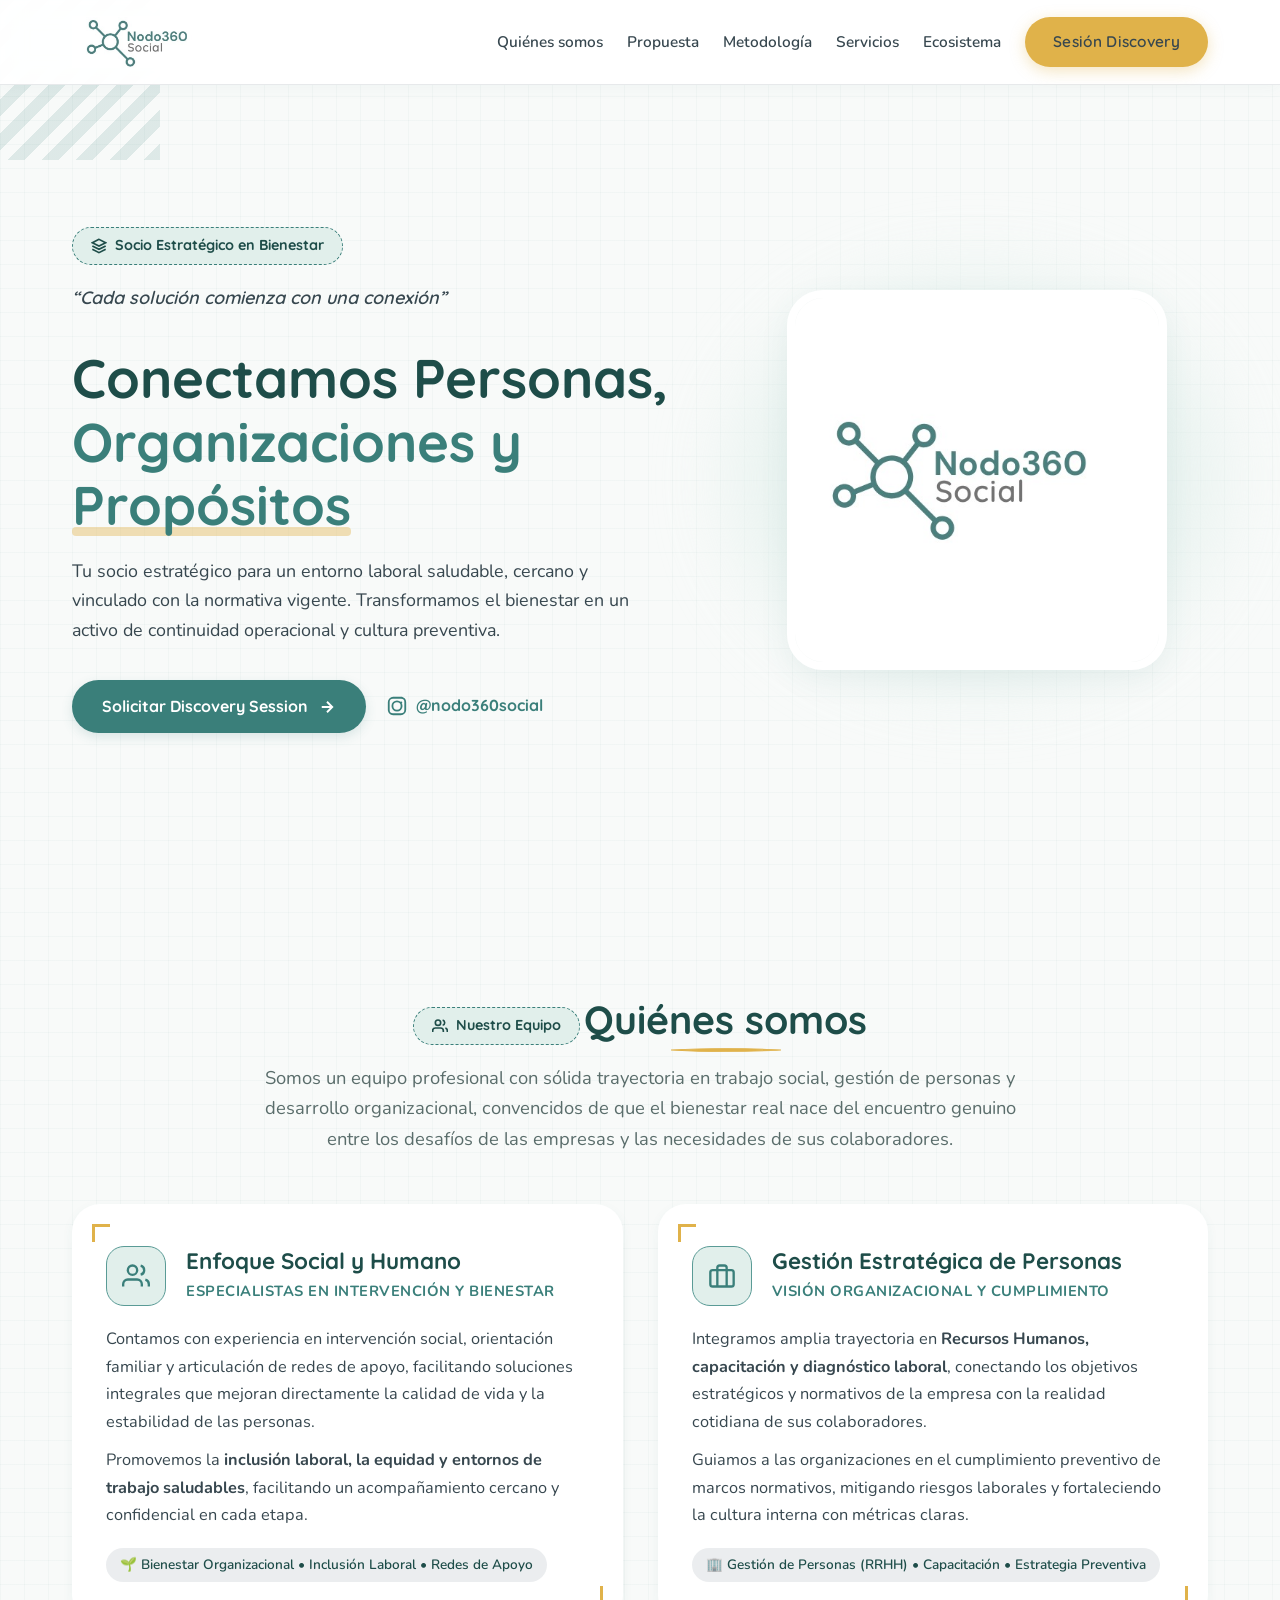
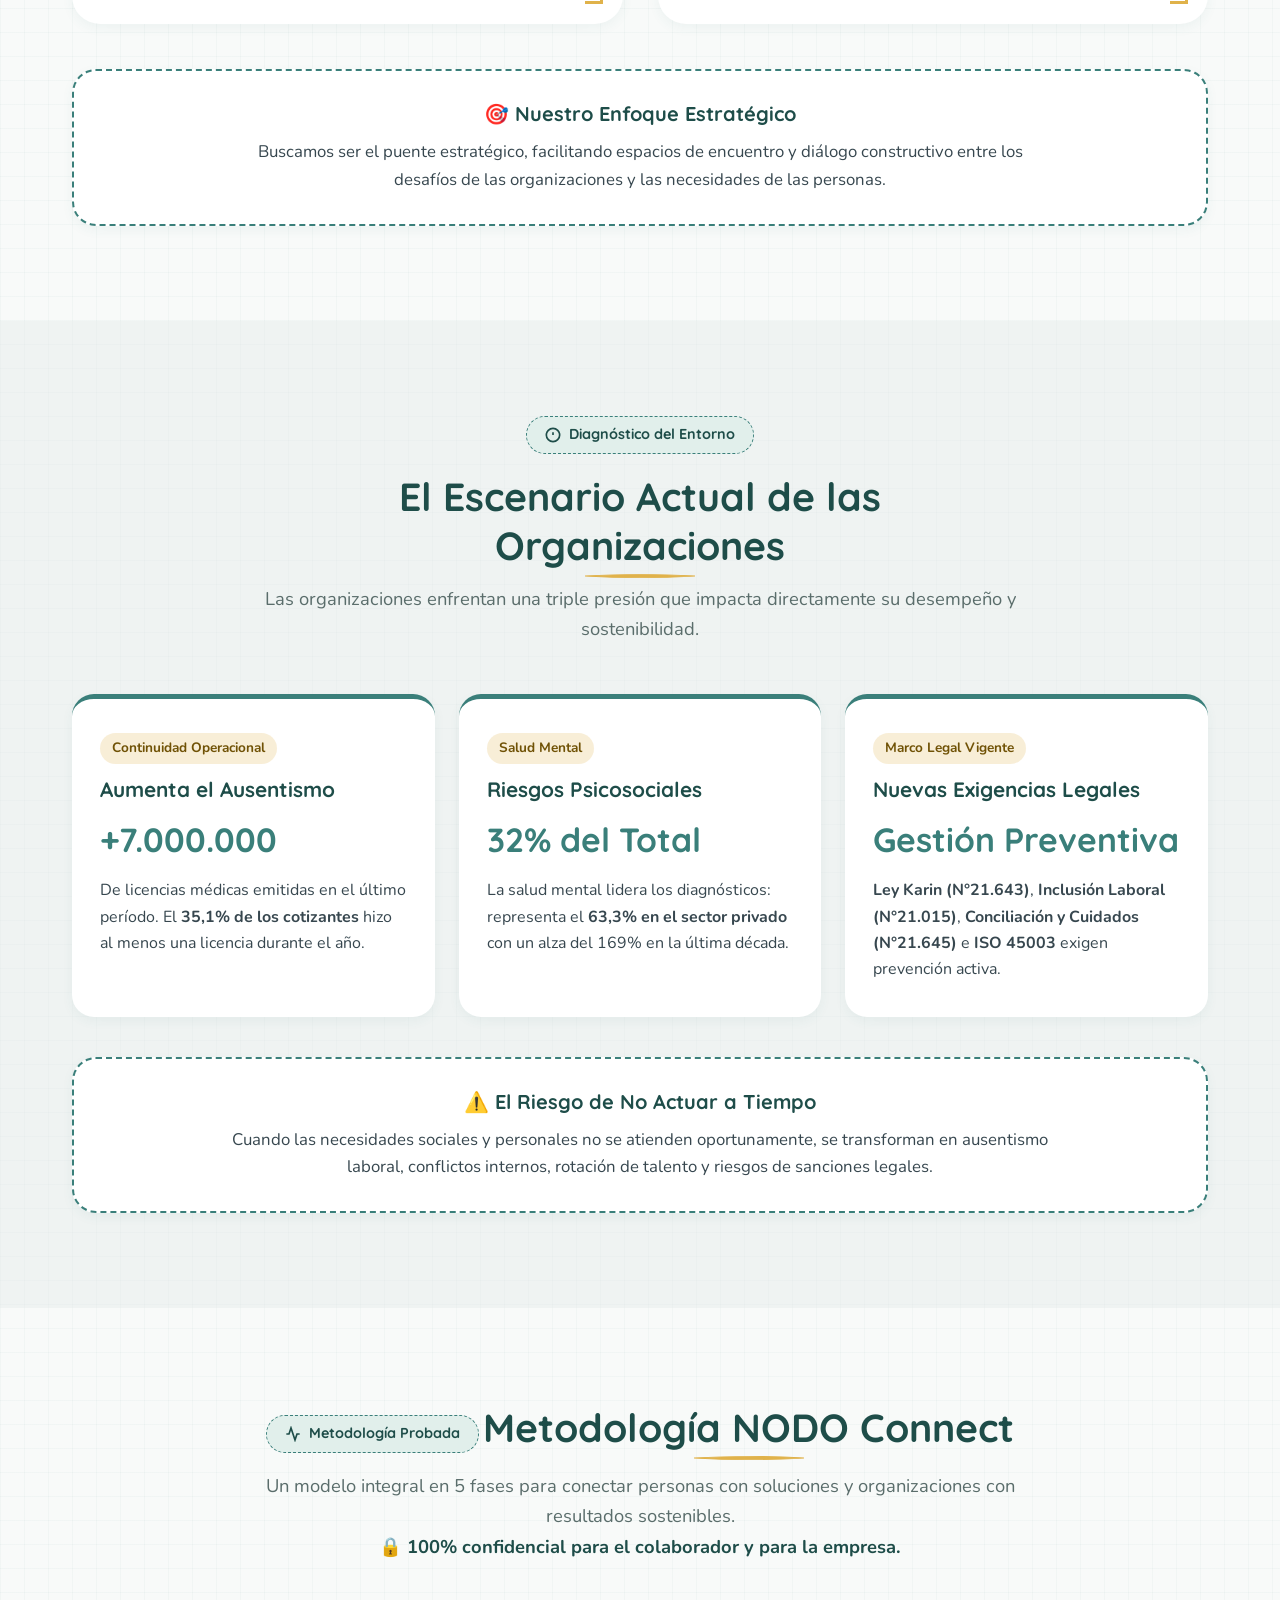
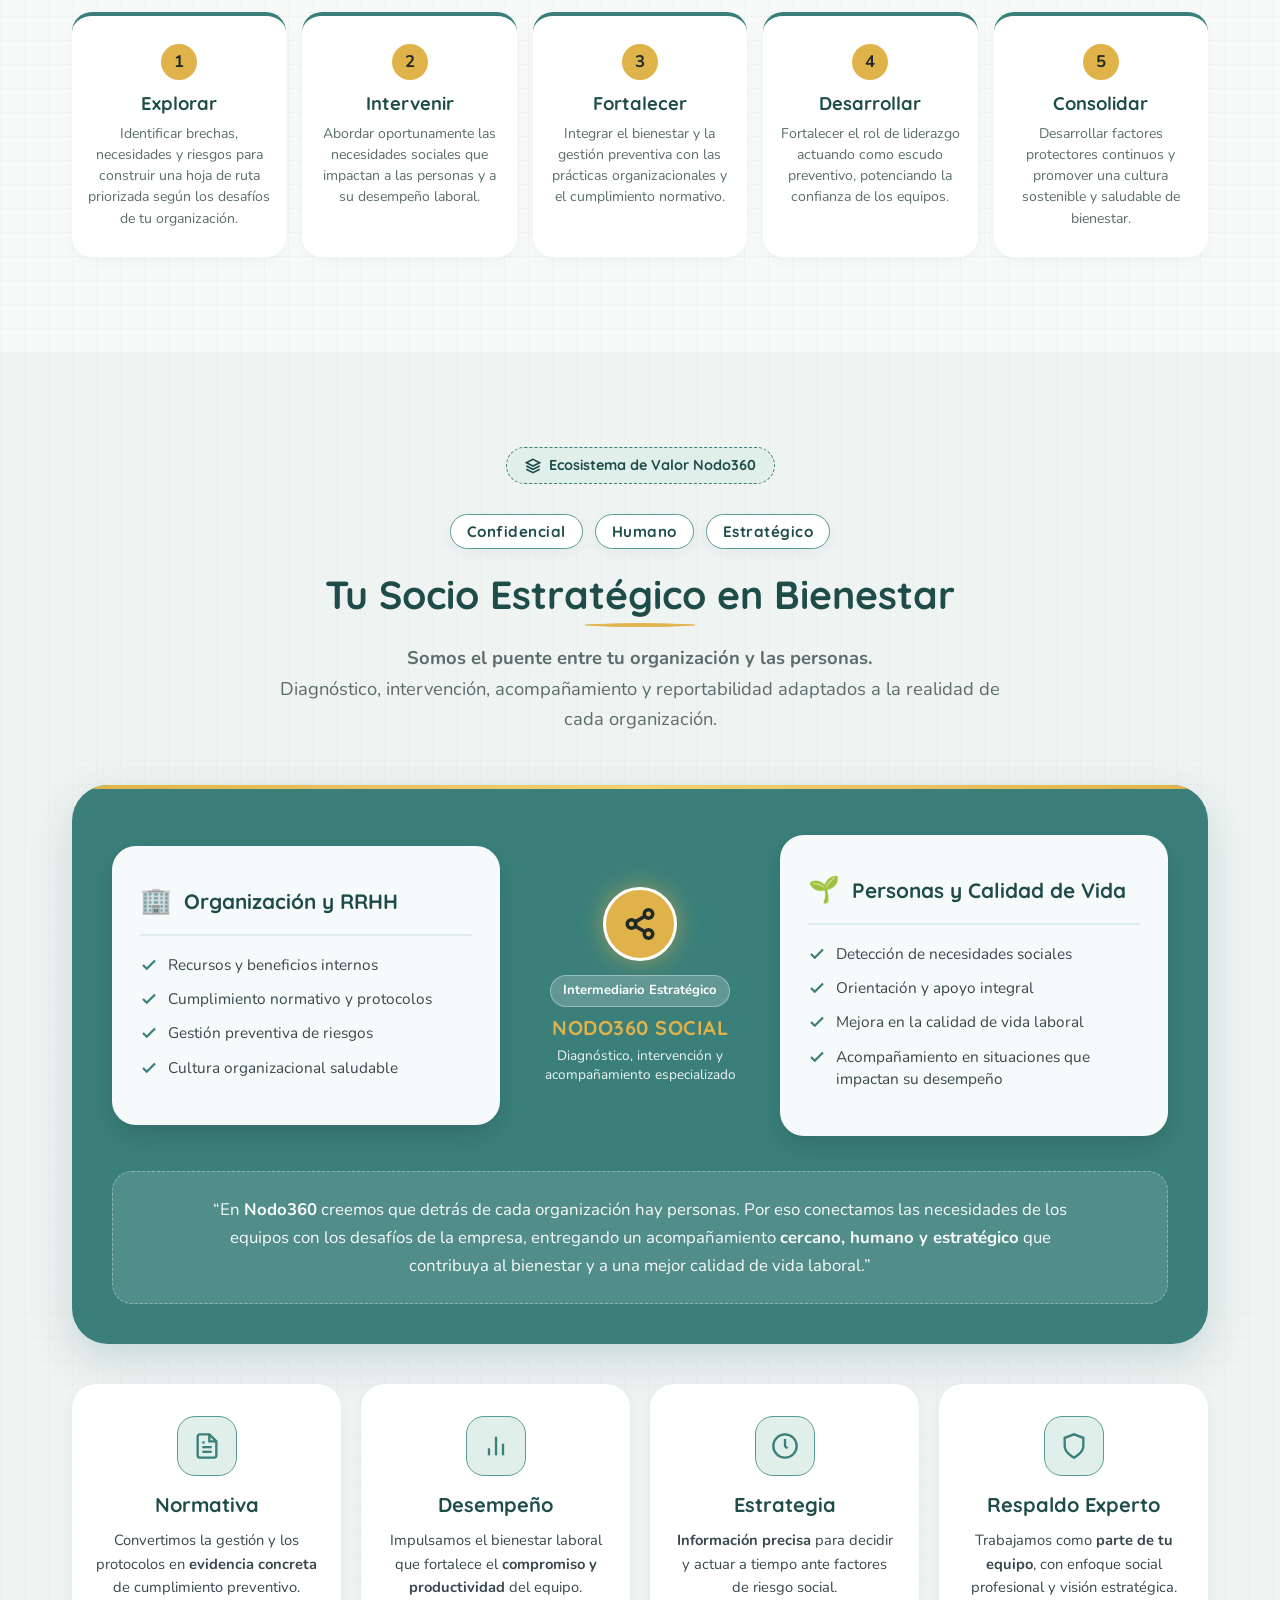
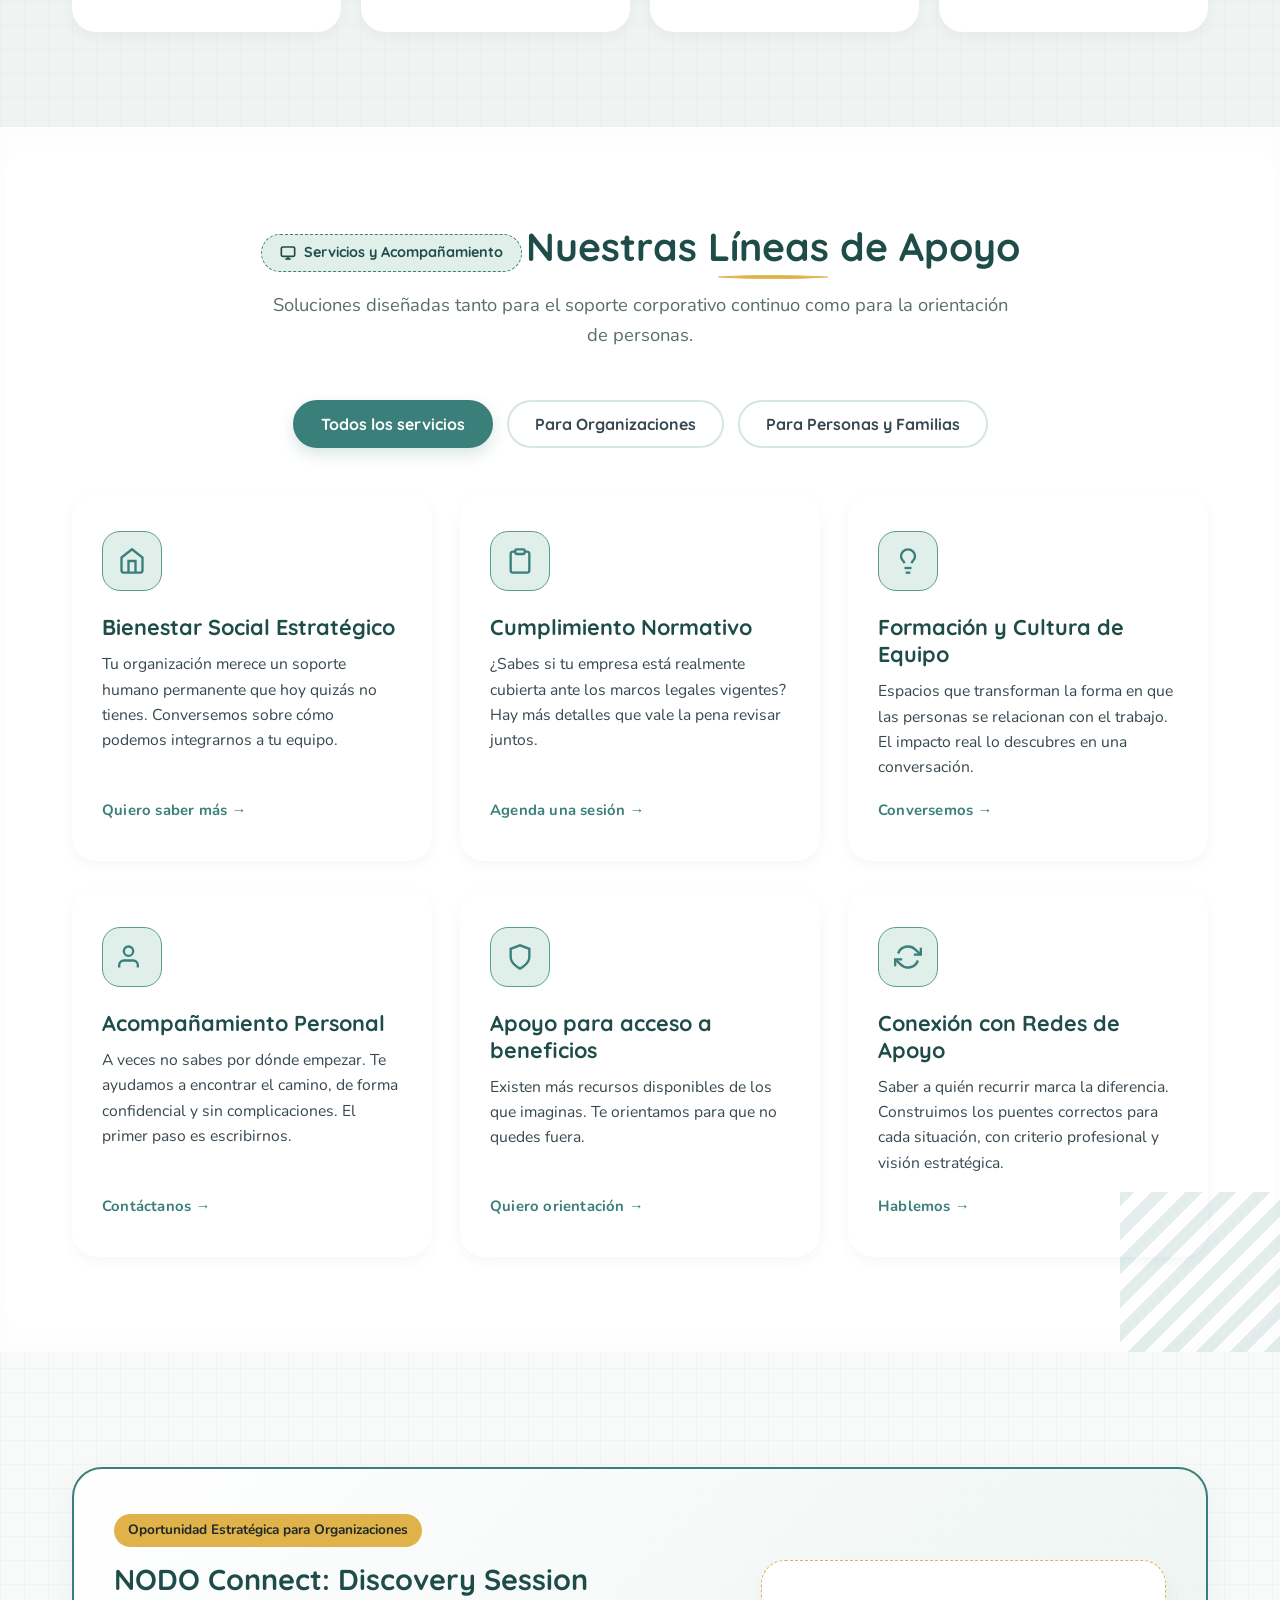
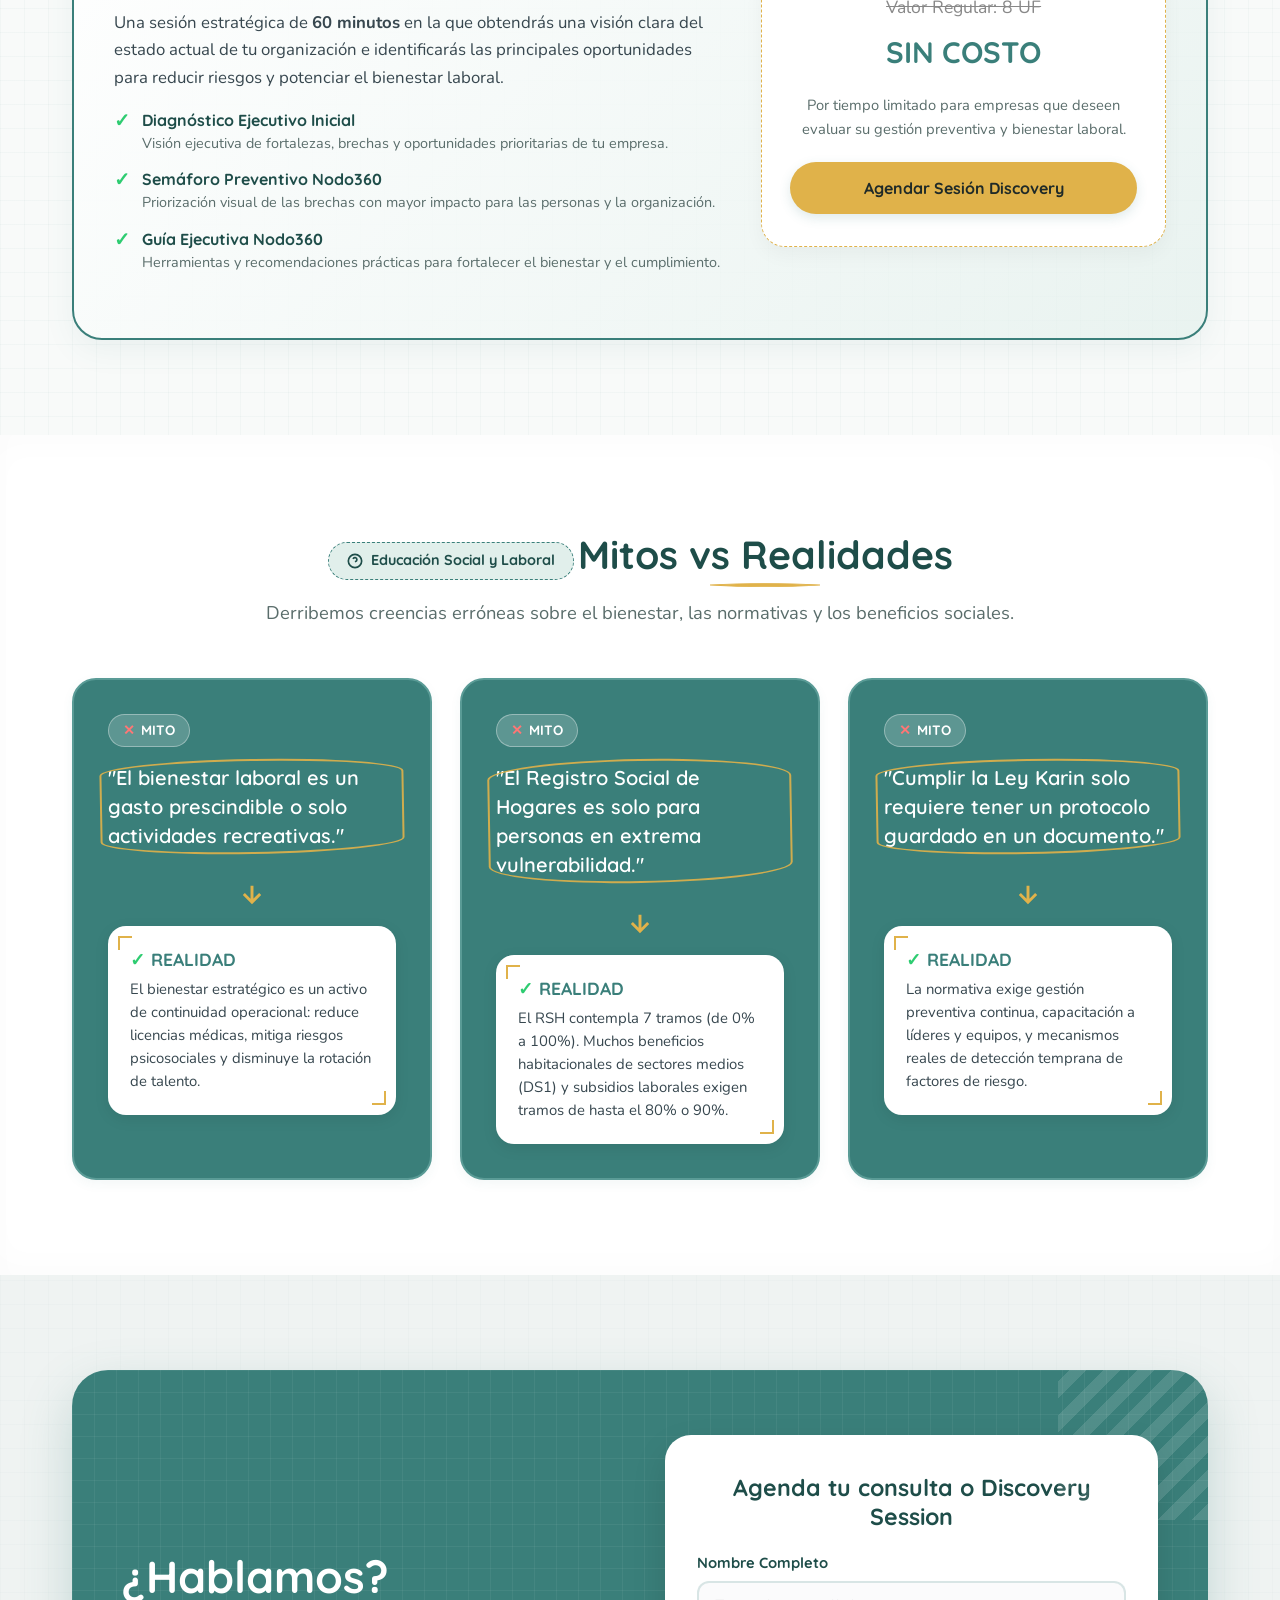
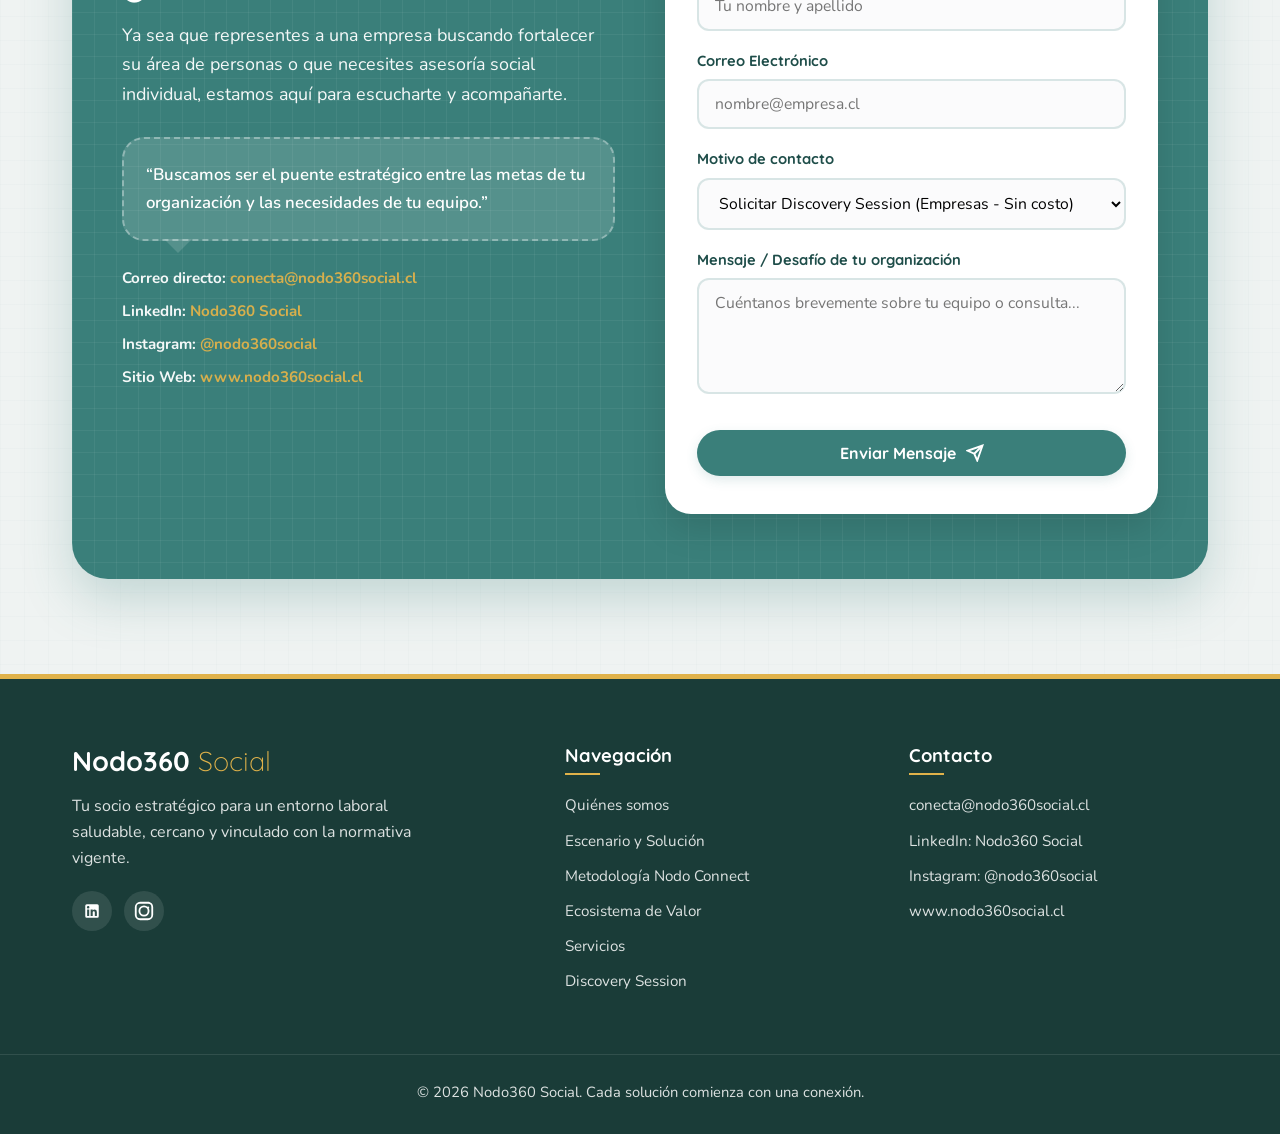
<file: index.html>
<!DOCTYPE html>
<html lang="es">
<head>
    <meta charset="UTF-8">
    <meta name="viewport" content="width=device-width, initial-scale=1.0">
    <title>Nodo360 Social - Tu Socio Estratégico en Bienestar Laboral</title>
    <meta name="description" content="Conectamos personas, organizaciones y propósitos. Acompañamiento cercano, humano y estratégico en bienestar laboral, gestión preventiva y cumplimiento normativo.">
    
    <!-- Google Fonts: Quicksand (Encabezados amigables) + Nunito (Cuerpo legible) -->
    <link rel="preconnect" href="https://fonts.googleapis.com">
    <link rel="preconnect" href="https://fonts.gstatic.com" crossorigin>
    <link href="https://fonts.googleapis.com/css2?family=Nunito:ital,wght@0,300;0,400;0,600;0,700;1,400&family=Quicksand:wght@500;600;700&display=swap" rel="stylesheet">
    
    <!-- Scroll Animations (AOS) -->
    <!-- Splide.js CSS (Carousel) -->
    <link rel="stylesheet" href="https://cdn.jsdelivr.net/npm/@splidejs/splide@4.1.4/dist/css/splide.min.css">
    
    <link rel="stylesheet" href="style.css">
    <link rel="icon" type="image/png" href="assets/logo.png">
</head>
<body>

    <!-- Header / Navbar Accesible y Sticky -->
    <header id="header" role="banner">
        <div class="container">
            <nav role="navigation" aria-label="Navegación principal">
                <a href="#" class="logo" aria-label="Nodo360 Social Inicio">
                    <img src="./assets/logo.png" alt="Logotipo oficial de Nodo360 Social" class="brand-logo">
                </a>
                <ul class="nav-links" id="main-nav-links">
                    <li><a href="#about">Quiénes somos</a></li>
                    <li><a href="#solucion">Propuesta</a></li>
                    <li><a href="#metodologia">Metodología</a></li>
                    <li><a href="#services">Servicios</a></li>
                    <li><a href="#ecosistema">Ecosistema</a></li>
                    <li><a href="#discovery" class="btn btn-secondary btn-nav-discovery">Sesión Discovery</a></li>
                </ul>
                <button class="mobile-menu-icon" id="mobile-menu-toggle" aria-label="Abrir o cerrar menú de navegación" aria-expanded="false" aria-controls="main-nav-links">
                    <span></span>
                    <span></span>
                    <span></span>
                </button>
            </nav>
        </div>
    </header>

    <!-- Main Content -->
    <main id="main-content">

        <!-- Hero Section: Conexión Estratégica -->
        <section id="hero" class="section-hero">
            <div class="diagonal-stripes stripes-top-left" aria-hidden="true"></div>
            <div class="container hero-grid">
                <div class="hero-content">
                    <div class="accent-badge">
                        <svg class="ui-icon" width="16" height="16" viewBox="0 0 24 24" fill="none" stroke="currentColor" stroke-width="2.5" aria-hidden="true"><path d="M12 2L2 7l10 5 10-5-10-5zM2 17l10 5 10-5M2 12l10 5 10-5"/></svg>
                        <span>Socio Estratégico en Bienestar</span>
                    </div>
                    <p class="hero-tagline">“Cada solución comienza con una conexión”</p>
                    <h1>Conectamos Personas, <span>Organizaciones y Propósitos</span></h1>
                    <p>
                        Tu socio estratégico para un entorno laboral saludable, cercano y vinculado con la normativa vigente. Transformamos el bienestar en un activo de continuidad operacional y cultura preventiva.
                    </p>
                    <div class="hero-ctas">
                        <a href="#discovery" class="btn btn-primary">
                            <span>Solicitar Discovery Session</span>
                            <svg class="ui-icon" width="18" height="18" viewBox="0 0 24 24" fill="none" stroke="currentColor" stroke-width="2.5" aria-hidden="true"><path d="M5 12h14M12 5l7 7-7 7"/></svg>
                        </a>
                        <a href="https://www.instagram.com/nodo360social/" target="_blank" rel="noopener noreferrer" class="instagram-link" aria-label="Visitar perfil de Instagram @nodo360social">
                            <svg class="instagram-icon" viewBox="0 0 24 24" aria-hidden="true"><path fill="currentColor" d="M7.8 2h8.4C19.4 2 22 4.6 22 7.8v8.4a5.8 5.8 0 0 1-5.8 5.8H7.8C4.6 22 2 19.4 2 16.2V7.8A5.8 5.8 0 0 1 7.8 2m-.2 2A3.6 3.6 0 0 0 4 7.6v8.8A3.6 3.6 0 0 0 7.6 20h8.8a3.6 3.6 0 0 0 3.6-3.6V7.6A3.6 3.6 0 0 0 16.4 4H7.6m4.4 2a6 6 0 0 1 6 6 6 6 0 0 1-6 6 6 6 0 0 1-6-6 6 6 0 0 1 6-6m0 2a4 4 0 0 0-4 4 4 4 0 0 0 4 4 4 4 0 0 0 4-4 4 4 0 0 0-4-4m4.5-1A1.25 1.25 0 1 1 15.25 8 1.25 1.25 0 0 1 16.5 7z"/></svg>
                            <span>@nodo360social</span>
                        </a>
                    </div>
                </div>
                <div class="hero-image">
                    <img src="./assets/Logo Cuadrado.jpeg" alt="Logo Nodo360 Social" class="floating-img brand-hero-logo">
                </div>
            </div>
        </section>

        <!-- Quienes Somos -->
        <section id="about" class="section">
            <div class="container">
                <div class="section-header">
                    <div class="accent-badge">
                        <svg class="ui-icon" width="16" height="16" viewBox="0 0 24 24" fill="none" stroke="currentColor" stroke-width="2.5" aria-hidden="true"><path d="M17 21v-2a4 4 0 0 0-4-4H5a4 4 0 0 0-4 4v2"></path><circle cx="9" cy="7" r="4"></circle><path d="M23 21v-2a4 4 0 0 0-3-3.87"></path><path d="M16 3.13a4 4 0 0 1 0 7.75"></path></svg>
                        <span>Nuestro Equipo</span>
                    </div>
                    <h2 class="title-with-line">Quiénes somos</h2>
                    <p>
                        Somos un equipo profesional con sólida trayectoria en trabajo social, gestión de personas y desarrollo organizacional, convencidos de que el bienestar real nace del encuentro genuino entre los desafíos de las empresas y las necesidades de sus colaboradores.
                    </p>
                </div>

                <div class="team-grid">
                    <!-- Pilar 1 del Equipo: Trabajo Social y Enfoque Humano -->
                    <article class="team-card">
                        <div class="team-header">
                            <div class="icon-wrap" style="margin-bottom: 0;" aria-hidden="true">
                                <svg class="ui-icon" width="28" height="28" viewBox="0 0 24 24" fill="none" stroke="currentColor" stroke-width="2"><path d="M17 21v-2a4 4 0 0 0-4-4H5a4 4 0 0 0-4 4v2"></path><circle cx="9" cy="7" r="4"></circle><path d="M23 21v-2a4 4 0 0 0-3-3.87"></path><path d="M16 3.13a4 4 0 0 1 0 7.75"></path></svg>
                            </div>
                            <div>
                                <h3>Enfoque Social y Humano</h3>
                                <span class="team-role">Especialistas en Intervención y Bienestar</span>
                            </div>
                        </div>
                        <p class="team-bio">
                            Contamos con experiencia en intervención social, orientación familiar y articulación de redes de apoyo, facilitando soluciones integrales que mejoran directamente la calidad de vida y la estabilidad de las personas.
                        </p>
                        <p class="team-bio" style="margin-top: 10px;">
                            Promovemos la <strong>inclusión laboral, la equidad y entornos de trabajo saludables</strong>, facilitando un acompañamiento cercano y confidencial en cada etapa.
                        </p>
                        <div class="team-pill">
                            <span>🌱 Bienestar Organizacional • Inclusión Laboral • Redes de Apoyo</span>
                        </div>
                    </article>

                    <!-- Pilar 2 del Equipo: Gestión de Personas y Estrategia -->
                    <article class="team-card">
                        <div class="team-header">
                            <div class="icon-wrap" style="margin-bottom: 0;" aria-hidden="true">
                                <svg class="ui-icon" width="28" height="28" viewBox="0 0 24 24" fill="none" stroke="currentColor" stroke-width="2"><rect x="2" y="7" width="20" height="14" rx="2" ry="2"></rect><path d="M16 21V5a2 2 0 0 0-2-2h-4a2 2 0 0 0-2 2v16"></path></svg>
                            </div>
                            <div>
                                <h3>Gestión Estratégica de Personas</h3>
                                <span class="team-role">Visión Organizacional y Cumplimiento</span>
                            </div>
                        </div>
                        <p class="team-bio">
                            Integramos amplia trayectoria en <strong>Recursos Humanos, capacitación y diagnóstico laboral</strong>, conectando los objetivos estratégicos y normativos de la empresa con la realidad cotidiana de sus colaboradores.
                        </p>
                        <p class="team-bio" style="margin-top: 10px;">
                            Guiamos a las organizaciones en el cumplimiento preventivo de marcos normativos, mitigando riesgos laborales y fortaleciendo la cultura interna con métricas claras.
                        </p>
                        <div class="team-pill">
                            <span>🏢 Gestión de Personas (RRHH) • Capacitación • Estrategia Preventiva</span>
                        </div>
                    </article>
                </div>

                <!-- Enfoque Puente -->
                <div class="impact-banner" style="margin-top: 45px;">
                    <h4>🎯 Nuestro Enfoque Estratégico</h4>
                    <p style="max-width: 820px; margin: 0 auto; color: var(--text-color); font-size: 1.05rem;">
                        Buscamos ser el puente estratégico, facilitando espacios de encuentro y diálogo constructivo entre los desafíos de las organizaciones y las necesidades de las personas.
                    </p>
                </div>
            </div>
        </section>

        <!-- Escenario Actual: Triple Presión Organizacional (Dossier) -->
        <section id="solucion" class="section-secondary">
            <div class="container">
                <div class="section-header">
                    <div class="accent-badge">
                        <svg class="ui-icon" width="16" height="16" viewBox="0 0 24 24" fill="none" stroke="currentColor" stroke-width="2.5" aria-hidden="true"><circle cx="12" cy="12" r="10"></circle><line x1="12" y1="8" x2="12" y2="12"></line><line x1="12" y1="16" x2="12.01" y2="16"></line></svg>
                        <span>Diagnóstico del Entorno</span>
                    </div>
                    <h2 class="title-with-line">El Escenario Actual de las Organizaciones</h2>
                    <p>Las organizaciones enfrentan una triple presión que impacta directamente su desempeño y sostenibilidad.</p>
                </div>

                <div class="pressure-grid">
                    <!-- Ausentismo -->
                    <article class="pressure-card">
                        <span class="pressure-badge">Continuidad Operacional</span>
                        <h3>Aumenta el Ausentismo</h3>
                        <div class="pressure-stat">+7.000.000</div>
                        <p>De licencias médicas emitidas en el último período. El <strong>35,1% de los cotizantes</strong> hizo al menos una licencia durante el año.</p>
                    </article>

                    <!-- Riesgos Psicosociales -->
                    <article class="pressure-card">
                        <span class="pressure-badge">Salud Mental</span>
                        <h3>Riesgos Psicosociales</h3>
                        <div class="pressure-stat">32% del Total</div>
                        <p>La salud mental lidera los diagnósticos: representa el <strong>63,3% en el sector privado</strong> con un alza del 169% en la última década.</p>
                    </article>

                    <!-- Exigencias Regulatorias -->
                    <article class="pressure-card">
                        <span class="pressure-badge">Marco Legal Vigente</span>
                        <h3>Nuevas Exigencias Legales</h3>
                        <div class="pressure-stat">Gestión Preventiva</div>
                        <p><strong>Ley Karin (N°21.643)</strong>, <strong>Inclusión Laboral (N°21.015)</strong>, <strong>Conciliación y Cuidados (N°21.645)</strong> e <strong>ISO 45003</strong> exigen prevención activa.</p>
                    </article>
                </div>

                <!-- Resumen de Impacto Operacional -->
                <div class="impact-banner" style="margin-top: 35px;">
                    <h4>⚠️ El Riesgo de No Actuar a Tiempo</h4>
                    <p style="max-width: 820px; margin: 0 auto; color: var(--text-color); font-size: 1.05rem;">
                        Cuando las necesidades sociales y personales no se atienden oportunamente, se transforman en ausentismo laboral, conflictos internos, rotación de talento y riesgos de sanciones legales.
                    </p>
                </div>
            </div>
        </section>

        <!-- Metodología NODO Connect -->
        <section id="metodologia" class="section">
            <div class="container">
                <div class="section-header">
                    <div class="accent-badge">
                        <svg class="ui-icon" width="16" height="16" viewBox="0 0 24 24" fill="none" stroke="currentColor" stroke-width="2.5" aria-hidden="true"><polyline points="22 12 18 12 15 21 9 3 6 12 2 12"></polyline></svg>
                        <span>Metodología Probada</span>
                    </div>
                    <h2 class="title-with-line">Metodología NODO Connect</h2>
                    <p>
                        Un modelo integral en 5 fases para conectar personas con soluciones y organizaciones con resultados sostenibles.
                        <br><strong style="color: var(--primary-dark);">🔒 100% confidencial para el colaborador y para la empresa.</strong>
                    </p>
                </div>

                <div class="method-grid">
                    <!-- Fase 1 -->
                    <div class="method-step">
                        <div class="step-num" aria-hidden="true">1</div>
                        <h4>Explorar</h4>
                        <p>Identificar brechas, necesidades y riesgos para construir una hoja de ruta priorizada según los desafíos de tu organización.</p>
                    </div>

                    <!-- Fase 2 -->
                    <div class="method-step">
                        <div class="step-num" aria-hidden="true">2</div>
                        <h4>Intervenir</h4>
                        <p>Abordar oportunamente las necesidades sociales que impactan a las personas y a su desempeño laboral.</p>
                    </div>

                    <!-- Fase 3 -->
                    <div class="method-step">
                        <div class="step-num" aria-hidden="true">3</div>
                        <h4>Fortalecer</h4>
                        <p>Integrar el bienestar y la gestión preventiva con las prácticas organizacionales y el cumplimiento normativo.</p>
                    </div>

                    <!-- Fase 4 -->
                    <div class="method-step">
                        <div class="step-num" aria-hidden="true">4</div>
                        <h4>Desarrollar</h4>
                        <p>Fortalecer el rol de liderazgo actuando como escudo preventivo, potenciando la confianza de los equipos.</p>
                    </div>

                    <!-- Fase 5 -->
                    <div class="method-step">
                        <div class="step-num" aria-hidden="true">5</div>
                        <h4>Consolidar</h4>
                        <p>Desarrollar factores protectores continuos y promover una cultura sostenible y saludable de bienestar.</p>
                    </div>
                </div>
            </div>
        </section>

        <!-- Ecosistema de Valor & Intermediario Estratégico (Lámina 3 del Dossier) -->
        <section id="ecosistema" class="section-secondary">
            <div class="container">
                
                <!-- Encabezado Principal Lámina 3 -->
                <div class="section-header">
                    <div class="accent-badge">
                        <svg class="ui-icon" width="16" height="16" viewBox="0 0 24 24" fill="none" stroke="currentColor" stroke-width="2.5" aria-hidden="true"><polygon points="12 2 2 7 12 12 22 7 12 2"></polygon><polyline points="2 17 12 22 22 17"></polyline><polyline points="2 12 12 17 22 12"></polyline></svg>
                        <span>Ecosistema de Valor Nodo360</span>
                    </div>
                    <div class="tag-badges-row">
                        <span class="value-tag">Confidencial</span>
                        <span class="value-tag">Humano</span>
                        <span class="value-tag">Estratégico</span>
                    </div>
                    <h2 class="title-with-line" style="margin-top: 15px;">Tu Socio Estratégico en Bienestar</h2>
                    <p class="section-lead-text">
                        <strong>Somos el puente entre tu organización y las personas.</strong><br>
                        Diagnóstico, intervención, acompañamiento y reportabilidad adaptados a la realidad de cada organización.
                    </p>
                </div>

                <!-- Bloque Visual El Puente (Lámina 3) -->
                <div class="dossier-bridge-wrapper">
                    <div class="dossier-bridge-grid">
                        
                        <!-- Columna Izquierda: Organización y RRHH -->
                        <div class="dossier-bridge-card card-org">
                            <div class="bridge-card-header">
                                <div class="bridge-mini-icon">🏢</div>
                                <h3>Organización y RRHH</h3>
                            </div>
                            <ul class="dossier-checklist">
                                <li>
                                    <svg class="ui-icon check-icon" width="18" height="18" viewBox="0 0 24 24" fill="none" stroke="currentColor" stroke-width="3" aria-hidden="true"><polyline points="20 6 9 17 4 12"></polyline></svg>
                                    <span>Recursos y beneficios internos</span>
                                </li>
                                <li>
                                    <svg class="ui-icon check-icon" width="18" height="18" viewBox="0 0 24 24" fill="none" stroke="currentColor" stroke-width="3" aria-hidden="true"><polyline points="20 6 9 17 4 12"></polyline></svg>
                                    <span>Cumplimiento normativo y protocolos</span>
                                </li>
                                <li>
                                    <svg class="ui-icon check-icon" width="18" height="18" viewBox="0 0 24 24" fill="none" stroke="currentColor" stroke-width="3" aria-hidden="true"><polyline points="20 6 9 17 4 12"></polyline></svg>
                                    <span>Gestión preventiva de riesgos</span>
                                </li>
                                <li>
                                    <svg class="ui-icon check-icon" width="18" height="18" viewBox="0 0 24 24" fill="none" stroke="currentColor" stroke-width="3" aria-hidden="true"><polyline points="20 6 9 17 4 12"></polyline></svg>
                                    <span>Cultura organizacional saludable</span>
                                </li>
                            </ul>
                        </div>

                        <!-- Nodo Central: Intermediario Estratégico -->
                        <div class="dossier-bridge-center">
                            <div class="bridge-pulse-circle">
                                <svg class="ui-icon" width="34" height="34" viewBox="0 0 24 24" fill="none" stroke="currentColor" stroke-width="2.5" aria-hidden="true"><circle cx="18" cy="5" r="3"></circle><circle cx="6" cy="12" r="3"></circle><circle cx="18" cy="19" r="3"></circle><line x1="8.59" y1="13.51" x2="15.42" y2="17.49"></line><line x1="15.41" y1="6.51" x2="8.59" y2="10.49"></line></svg>
                            </div>
                            <span class="bridge-center-badge">Intermediario Estratégico</span>
                            <h4>NODO360 SOCIAL</h4>
                            <p>Diagnóstico, intervención y acompañamiento especializado</p>
                        </div>

                        <!-- Columna Derecha: Personas y Calidad de Vida -->
                        <div class="dossier-bridge-card card-people">
                            <div class="bridge-card-header">
                                <div class="bridge-mini-icon">🌱</div>
                                <h3>Personas y Calidad de Vida</h3>
                            </div>
                            <ul class="dossier-checklist">
                                <li>
                                    <svg class="ui-icon check-icon" width="18" height="18" viewBox="0 0 24 24" fill="none" stroke="currentColor" stroke-width="3" aria-hidden="true"><polyline points="20 6 9 17 4 12"></polyline></svg>
                                    <span>Detección de necesidades sociales</span>
                                </li>
                                <li>
                                    <svg class="ui-icon check-icon" width="18" height="18" viewBox="0 0 24 24" fill="none" stroke="currentColor" stroke-width="3" aria-hidden="true"><polyline points="20 6 9 17 4 12"></polyline></svg>
                                    <span>Orientación y apoyo integral</span>
                                </li>
                                <li>
                                    <svg class="ui-icon check-icon" width="18" height="18" viewBox="0 0 24 24" fill="none" stroke="currentColor" stroke-width="3" aria-hidden="true"><polyline points="20 6 9 17 4 12"></polyline></svg>
                                    <span>Mejora en la calidad de vida laboral</span>
                                </li>
                                <li>
                                    <svg class="ui-icon check-icon" width="18" height="18" viewBox="0 0 24 24" fill="none" stroke="currentColor" stroke-width="3" aria-hidden="true"><polyline points="20 6 9 17 4 12"></polyline></svg>
                                    <span>Acompañamiento en situaciones que impactan su desempeño</span>
                                </li>
                            </ul>
                        </div>

                    </div>

                    <!-- Filosofía destacada del Dossier -->
                    <div class="dossier-philosophy-box">
                        <p>
                            “En <strong>Nodo360</strong> creemos que detrás de cada organización hay personas. Por eso conectamos las necesidades de los equipos con los desafíos de la empresa, entregando un acompañamiento <strong>cercano, humano y estratégico</strong> que contribuya al bienestar y a una mejor calidad de vida laboral.”
                        </p>
                    </div>
                </div>

                <!-- Los 4 Pilares de Impacto (Lámina 6) en 1 sola línea -->
                <div class="ecosystem-grid" style="margin-top: 40px;">
                    <!-- Pilar 1: Normativa -->
                    <div class="service-card pilar-card">
                        <div class="icon-wrap" aria-hidden="true">
                            <svg class="ui-icon" width="28" height="28" viewBox="0 0 24 24" fill="none" stroke="currentColor" stroke-width="2"><path d="M14 2H6a2 2 0 0 0-2 2v16a2 2 0 0 0 2 2h12a2 2 0 0 0 2-2V8z"></path><polyline points="14 2 14 8 20 8"></polyline><line x1="16" y1="13" x2="8" y2="13"></line><line x1="16" y1="17" x2="8" y2="17"></line><polyline points="10 9 9 9 8 9"></polyline></svg>
                        </div>
                        <h3>Normativa</h3>
                        <p>Convertimos la gestión y los protocolos en <strong>evidencia concreta</strong> de cumplimiento preventivo.</p>
                    </div>

                    <!-- Pilar 2: Desempeño -->
                    <div class="service-card pilar-card">
                        <div class="icon-wrap" aria-hidden="true">
                            <svg class="ui-icon" width="28" height="28" viewBox="0 0 24 24" fill="none" stroke="currentColor" stroke-width="2"><line x1="18" y1="20" x2="18" y2="10"></line><line x1="12" y1="20" x2="12" y2="4"></line><line x1="6" y1="20" x2="6" y2="14"></line></svg>
                        </div>
                        <h3>Desempeño</h3>
                        <p>Impulsamos el bienestar laboral que fortalece el <strong>compromiso y productividad</strong> del equipo.</p>
                    </div>

                    <!-- Pilar 3: Estrategia -->
                    <div class="service-card pilar-card">
                        <div class="icon-wrap" aria-hidden="true">
                            <svg class="ui-icon" width="28" height="28" viewBox="0 0 24 24" fill="none" stroke="currentColor" stroke-width="2"><circle cx="12" cy="12" r="10"></circle><polyline points="12 6 12 12 14 14"></polyline></svg>
                        </div>
                        <h3>Estrategia</h3>
                        <p><strong>Información precisa</strong> para decidir y actuar a tiempo ante factores de riesgo social.</p>
                    </div>

                    <!-- Pilar 4: Respaldo -->
                    <div class="service-card pilar-card">
                        <div class="icon-wrap" aria-hidden="true">
                            <svg class="ui-icon" width="28" height="28" viewBox="0 0 24 24" fill="none" stroke="currentColor" stroke-width="2"><path d="M12 22s8-4 8-10V5l-8-3-8 3v7c0 6 8 10 8 10z"></path></svg>
                        </div>
                        <h3>Respaldo Experto</h3>
                        <p>Trabajamos como <strong>parte de tu equipo</strong>, con enfoque social profesional y visión estratégica.</p>
                    </div>
                </div>

            </div>
        </section>

        <!-- Servicios Nodo360 -->
        <section id="services" class="section-bg">
            <div class="diagonal-stripes stripes-bottom-right" aria-hidden="true"></div>
            <div class="container">
                <div class="section-header">
                    <div class="accent-badge">
                        <svg class="ui-icon" width="16" height="16" viewBox="0 0 24 24" fill="none" stroke="currentColor" stroke-width="2.5" aria-hidden="true"><rect x="2" y="3" width="20" height="14" rx="2" ry="2"></rect><line x1="8" y1="21" x2="16" y2="21"></line><line x1="12" y1="17" x2="12" y2="21"></line></svg>
                        <span>Servicios y Acompañamiento</span>
                    </div>
                    <h2 class="title-with-line">Nuestras Líneas de Apoyo</h2>
                    <p>Soluciones diseñadas tanto para el soporte corporativo continuo como para la orientación de personas.</p>
                </div>
                
                <div class="audience-tabs" role="tablist" aria-label="Filtrar servicios">
                    <button class="tab-btn active" role="tab" aria-selected="true" onclick="filterServices('all')">Todos los servicios</button>
                    <button class="tab-btn" role="tab" aria-selected="false" onclick="filterServices('organizaciones')">Para Organizaciones</button>
                    <button class="tab-btn" role="tab" aria-selected="false" onclick="filterServices('personas')">Para Personas y Familias</button>
                </div>

                <div class="services-grid">
                    <!-- Org 1: Bienestar Externalizado -->
                    <div class="service-card service-card--teaser" data-service="organizaciones">
                        <div class="icon-wrap" aria-hidden="true">
                            <svg class="ui-icon" width="28" height="28" viewBox="0 0 24 24" fill="none" stroke="currentColor" stroke-width="2"><path d="M3 9l9-7 9 7v11a2 2 0 0 1-2 2H5a2 2 0 0 1-2-2z"></path><polyline points="9 22 9 12 15 12 15 22"></polyline></svg>
                        </div>
                        <h3>Bienestar Social Estratégico</h3>
                        <p>Tu organización merece un soporte humano permanente que hoy quizás no tienes. Conversemos sobre cómo podemos integrarnos a tu equipo.</p>
                        <a href="#contacto" class="service-cta-link">Quiero saber más →</a>
                    </div>

                    <!-- Org 2: Gestión Preventiva y Normativa -->
                    <div class="service-card service-card--teaser" data-service="organizaciones">
                        <div class="icon-wrap" aria-hidden="true">
                            <svg class="ui-icon" width="28" height="28" viewBox="0 0 24 24" fill="none" stroke="currentColor" stroke-width="2"><path d="M16 4h2a2 2 0 0 1 2 2v14a2 2 0 0 1-2 2H6a2 2 0 0 1-2-2V6a2 2 0 0 1 2-2h2"></path><rect x="8" y="2" width="8" height="4" rx="1" ry="1"></rect></svg>
                        </div>
                        <h3>Cumplimiento Normativo</h3>
                        <p>¿Sabes si tu empresa está realmente cubierta ante los marcos legales vigentes? Hay más detalles que vale la pena revisar juntos.</p>
                        <a href="#discovery" class="service-cta-link">Agenda una sesión →</a>
                    </div>

                    <!-- Org 3: Charlas y Talleres -->
                    <div class="service-card service-card--teaser" data-service="organizaciones">
                        <div class="icon-wrap" aria-hidden="true">
                            <svg class="ui-icon" width="28" height="28" viewBox="0 0 24 24" fill="none" stroke="currentColor" stroke-width="2"><line x1="9" y1="18" x2="15" y2="18"></line><line x1="10" y1="22" x2="14" y2="22"></line><path d="M15.09 14c.18-.98.65-1.74 1.41-2.5A4.65 4.65 0 0 0 18 8 6 6 0 0 0 6 8c0 1 .23 2.23 1.5 3.5A4.61 4.61 0 0 1 8.91 14"></path></svg>
                        </div>
                        <h3>Formación y Cultura de Equipo</h3>
                        <p>Espacios que transforman la forma en que las personas se relacionan con el trabajo. El impacto real lo descubres en una conversación.</p>
                        <a href="#contacto" class="service-cta-link">Conversemos →</a>
                    </div>

                    <!-- Persona 1: Orientación Individual -->
                    <div class="service-card service-card--teaser" data-service="personas">
                        <div class="icon-wrap" aria-hidden="true">
                            <svg class="ui-icon" width="28" height="28" viewBox="0 0 24 24" fill="none" stroke="currentColor" stroke-width="2"><path d="M17 21v-2a4 4 0 0 0-4-4H5a4 4 0 0 0-4 4v2"></path><circle cx="9" cy="7" r="4"></circle></svg>
                        </div>
                        <h3>Acompañamiento Personal</h3>
                        <p>A veces no sabes por dónde empezar. Te ayudamos a encontrar el camino, de forma confidencial y sin complicaciones. El primer paso es escribirnos.</p>
                        <a href="#contacto" class="service-cta-link">Contáctanos →</a>
                    </div>
                    
                    <!-- Persona 2: Apoyos y Beneficios -->
                    <div class="service-card service-card--teaser" data-service="personas">
                        <div class="icon-wrap" aria-hidden="true">
                            <svg class="ui-icon" width="28" height="28" viewBox="0 0 24 24" fill="none" stroke="currentColor" stroke-width="2"><path d="M12 22s8-4 8-10V5l-8-3-8 3v7c0 6 8 10 8 10z"></path></svg>
                        </div>
                        <h3>Apoyo para acceso a beneficios</h3>
                        <p>Existen más recursos disponibles de los que imaginas. Te orientamos para que no quedes fuera.</p>
                        <a href="#contacto" class="service-cta-link">Quiero orientación →</a>
                    </div>

                    <!-- Org/Persona: Redes de Apoyo -->
                    <div class="service-card service-card--teaser" data-service="organizaciones">
                        <div class="icon-wrap" aria-hidden="true">
                            <svg class="ui-icon" width="28" height="28" viewBox="0 0 24 24" fill="none" stroke="currentColor" stroke-width="2"><polyline points="23 4 23 10 17 10"></polyline><polyline points="1 20 1 14 7 14"></polyline><path d="M3.51 9a9 9 0 0 1 14.85-3.36L23 10M1 14l4.64 4.36A9 9 0 0 0 20.49 15"></path></svg>
                        </div>
                        <h3>Conexión con Redes de Apoyo</h3>
                        <p>Saber a quién recurrir marca la diferencia. Construimos los puentes correctos para cada situación, con criterio profesional y visión estratégica.</p>
                        <a href="#discovery" class="service-cta-link">Hablemos →</a>
                    </div>
                </div>
            </div>
        </section>

        <!-- Discovery Session (Dossier Page 7) -->
        <section id="discovery" class="section">
            <div class="container">
                <div class="discovery-banner">
                    <div class="discovery-content">
                        <span class="discovery-badge">Oportunidad Estratégica para Organizaciones</span>
                        <h3>NODO Connect: Discovery Session</h3>
                        <p style="font-size: 1.05rem; color: var(--text-color); margin-bottom: 18px;">
                            Una sesión estratégica de <strong>60 minutos</strong> en la que obtendrás una visión clara del estado actual de tu organización e identificarás las principales oportunidades para reducir riesgos y potenciar el bienestar laboral.
                        </p>

                        <div class="discovery-deliverables">
                            <div class="discovery-item">
                                <span class="check" aria-hidden="true">✓</span>
                                <div>
                                    <h5>Diagnóstico Ejecutivo Inicial</h5>
                                    <p>Visión ejecutiva de fortalezas, brechas y oportunidades prioritarias de tu empresa.</p>
                                </div>
                            </div>

                            <div class="discovery-item">
                                <span class="check" aria-hidden="true">✓</span>
                                <div>
                                    <h5>Semáforo Preventivo Nodo360</h5>
                                    <p>Priorización visual de las brechas con mayor impacto para las personas y la organización.</p>
                                </div>
                            </div>

                            <div class="discovery-item">
                                <span class="check" aria-hidden="true">✓</span>
                                <div>
                                    <h5>Guía Ejecutiva Nodo360</h5>
                                    <p>Herramientas y recomendaciones prácticas para fortalecer el bienestar y el cumplimiento.</p>
                                </div>
                            </div>
                        </div>
                    </div>

                    <div class="discovery-cta-box">
                        <span class="price-strike">Valor Regular: 8 UF</span>
                        <div class="free-tag">SIN COSTO</div>
                        <p style="font-size: 0.92rem; color: var(--text-muted); margin-bottom: 20px;">
                            Por tiempo limitado para empresas que deseen evaluar su gestión preventiva y bienestar laboral.
                        </p>
                        <a href="#contact" class="btn btn-secondary" style="width: 100%;">
                            <span>Agendar Sesión Discovery</span>
                        </a>
                    </div>
                </div>
            </div>
        </section>

        <!-- Mitos vs Realidades -->
        <section id="mitos" class="section-bg">
            <div class="container">
                <div class="section-header">
                    <div class="accent-badge">
                        <svg class="ui-icon" width="16" height="16" viewBox="0 0 24 24" fill="none" stroke="currentColor" stroke-width="2.5" aria-hidden="true"><circle cx="12" cy="12" r="10"></circle><path d="M9.09 9a3 3 0 0 1 5.83 1c0 2-3 3-3 3"></path><line x1="12" y1="17" x2="12.01" y2="17"></line></svg>
                        <span>Educación Social y Laboral</span>
                    </div>
                    <h2 class="title-with-line">Mitos vs Realidades</h2>
                    <p>Derribemos creencias erróneas sobre el bienestar, las normativas y los beneficios sociales.</p>
                </div>

                <div class="myr-grid">
                    <!-- Mito 1 -->
                    <div class="myr-card">
                        <div class="badge-mito">
                            <span>✕</span> MITO
                        </div>
                        <h3 class="myth-text">"El bienestar laboral es un gasto prescindible o solo actividades recreativas."</h3>
                        
                        <div class="arrow-divider" aria-hidden="true">
                            <svg viewBox="0 0 24 24" fill="none" stroke="currentColor" stroke-width="2.5"><path d="M5 12h14M12 5l7 7-7 7"/></svg>
                        </div>

                        <div class="reality-box">
                            <h4><span>✓</span> REALIDAD</h4>
                            <p>El bienestar estratégico es un activo de continuidad operacional: reduce licencias médicas, mitiga riesgos psicosociales y disminuye la rotación de talento.</p>
                        </div>
                    </div>

                    <!-- Mito 2 -->
                    <div class="myr-card">
                        <div class="badge-mito">
                            <span>✕</span> MITO
                        </div>
                        <h3 class="myth-text">"El Registro Social de Hogares es solo para personas en extrema vulnerabilidad."</h3>
                        
                        <div class="arrow-divider" aria-hidden="true">
                            <svg viewBox="0 0 24 24" fill="none" stroke="currentColor" stroke-width="2.5"><path d="M5 12h14M12 5l7 7-7 7"/></svg>
                        </div>

                        <div class="reality-box">
                            <h4><span>✓</span> REALIDAD</h4>
                            <p>El RSH contempla 7 tramos (de 0% a 100%). Muchos beneficios habitacionales de sectores medios (DS1) y subsidios laborales exigen tramos de hasta el 80% o 90%.</p>
                        </div>
                    </div>

                    <!-- Mito 3 -->
                    <div class="myr-card">
                        <div class="badge-mito">
                            <span>✕</span> MITO
                        </div>
                        <h3 class="myth-text">"Cumplir la Ley Karin solo requiere tener un protocolo guardado en un documento."</h3>
                        
                        <div class="arrow-divider" aria-hidden="true">
                            <svg viewBox="0 0 24 24" fill="none" stroke="currentColor" stroke-width="2.5"><path d="M5 12h14M12 5l7 7-7 7"/></svg>
                        </div>

                        <div class="reality-box">
                            <h4><span>✓</span> REALIDAD</h4>
                            <p>La normativa exige gestión preventiva continua, capacitación a líderes y equipos, y mecanismos reales de detección temprana de factores de riesgo.</p>
                        </div>
                    </div>
                </div>
            </div>
        </section>

        <!-- Contact Section -->
        <section id="contact" class="section-secondary">
            <div class="container">
                <div class="contact-box">
                    <div class="contact-grid">
                        <div class="contact-info">
                            <h2>¿Hablamos?</h2>
                            <p>
                                Ya sea que representes a una empresa buscando fortalecer su área de personas o que necesites asesoría social individual, estamos aquí para escucharte y acompañarte.
                            </p>
                            
                            <div class="speech-bubble">
                                “Buscamos ser el puente estratégico entre las metas de tu organización y las necesidades de tu equipo.”
                            </div>

                            <div class="contact-direct-links">
                                <p><strong>Correo directo:</strong> <a href="mailto:conecta@nodo360social.cl">conecta@nodo360social.cl</a></p>
                                <p><strong>LinkedIn:</strong> <a href="https://www.linkedin.com/company/nodo360-social" target="_blank" rel="noopener noreferrer">Nodo360 Social</a></p>
                                <p><strong>Instagram:</strong> <a href="https://www.instagram.com/nodo360social/" target="_blank" rel="noopener noreferrer">@nodo360social</a></p>
                                <p><strong>Sitio Web:</strong> <a href="https://www.nodo360social.cl" target="_blank" rel="noopener noreferrer">www.nodo360social.cl</a></p>
                            </div>
                        </div>

                        <div class="contact-form-container">
                            <h3>Agenda tu consulta o Discovery Session</h3>
                            <form id="social-contact-form" novalidate>
                                <div class="form-group">
                                    <label for="name">Nombre Completo</label>
                                    <input type="text" id="name" class="form-control" placeholder="Tu nombre y apellido" required aria-required="true">
                                </div>
                                <div class="form-group">
                                    <label for="email">Correo Electrónico</label>
                                    <input type="email" id="email" class="form-control" placeholder="nombre@empresa.cl" required aria-required="true">
                                </div>
                                <div class="form-group">
                                    <label for="type">Motivo de contacto</label>
                                    <select id="type" class="form-control" required aria-required="true">
                                        <option value="discovery">Solicitar Discovery Session (Empresas - Sin costo)</option>
                                        <option value="organizacion">Bienestar Externalizado / Capacitación</option>
                                        <option value="individual">Asesoría Social Individual (RSH / Subsidios)</option>
                                        <option value="otro">Otro tipo de consulta</option>
                                    </select>
                                </div>
                                <div class="form-group">
                                    <label for="message">Mensaje / Desafío de tu organización</label>
                                    <textarea id="message" rows="4" class="form-control" placeholder="Cuéntanos brevemente sobre tu equipo o consulta..." required aria-required="true"></textarea>
                                </div>
                                <button type="submit" class="btn btn-primary btn-form">
                                    <span>Enviar Mensaje</span>
                                    <svg class="ui-icon" width="18" height="18" viewBox="0 0 24 24" fill="none" stroke="currentColor" stroke-width="2.5" aria-hidden="true"><line x1="22" y1="2" x2="11" y2="13"></line><polygon points="22 2 15 22 11 13 2 9 22 2"></polygon></svg>
                                </button>
                            </form>
                        </div>
                    </div>
                </div>
            </div>
        </section>

    </main>

    <!-- Footer -->
    <footer role="contentinfo">
        <div class="container footer-grid">
            <div class="footer-brand">
                <h3>Nodo360 <span>Social</span></h3>
                <p>
                    Tu socio estratégico para un entorno laboral saludable, cercano y vinculado con la normativa vigente.
                </p>
                <div class="footer-social-links">
                    <a href="https://www.linkedin.com/company/nodo360-social" target="_blank" rel="noopener noreferrer" class="social-icon-btn" aria-label="LinkedIn Nodo360 Social">
                        <svg class="ui-icon" width="18" height="18" viewBox="0 0 24 24" fill="currentColor" aria-hidden="true"><path d="M19 3a2 2 0 0 1 2 2v14a2 2 0 0 1-2 2H5a2 2 0 0 1-2-2V5a2 2 0 0 1 2-2h14m-.5 15.5v-5.3a3.26 3.26 0 0 0-3.26-3.26c-.85 0-1.84.52-2.28 1.3v-1.11h-2.79v8.37h2.79v-4.93c0-.77.62-1.4 1.39-1.4a1.4 1.4 0 0 1 1.4 1.4v4.93h2.75M6.88 8.56a1.68 1.68 0 0 0 1.68-1.68c0-.93-.75-1.69-1.68-1.69a1.69 1.69 0 0 0-1.69 1.69c0 .93.76 1.68 1.69 1.68m1.39 9.94v-8.37H5.5v8.37h2.77z"/></svg>
                    </a>
                    <a href="https://www.instagram.com/nodo360social/" target="_blank" rel="noopener noreferrer" class="social-icon-btn" aria-label="Instagram Nodo360 Social">
                        <svg class="instagram-icon" viewBox="0 0 24 24" fill="currentColor" aria-hidden="true"><path d="M7.8 2h8.4C19.4 2 22 4.6 22 7.8v8.4a5.8 5.8 0 0 1-5.8 5.8H7.8C4.6 22 2 19.4 2 16.2V7.8A5.8 5.8 0 0 1 7.8 2m-.2 2A3.6 3.6 0 0 0 4 7.6v8.8A3.6 3.6 0 0 0 7.6 20h8.8a3.6 3.6 0 0 0 3.6-3.6V7.6A3.6 3.6 0 0 0 16.4 4H7.6m4.4 2a6 6 0 0 1 6 6 6 6 0 0 1-6 6 6 6 0 0 1-6-6 6 6 0 0 1 6-6m0 2a4 4 0 0 0-4 4 4 4 0 0 0 4 4 4 4 0 0 0 4-4 4 4 0 0 0-4-4m4.5-1A1.25 1.25 0 1 1 15.25 8 1.25 1.25 0 0 1 16.5 7z"/></svg>
                    </a>
                </div>
            </div>
            <div class="footer-links">
                <h4>Navegación</h4>
                <ul>
                    <li><a href="#about">Quiénes somos</a></li>
                    <li><a href="#solucion">Escenario y Solución</a></li>
                    <li><a href="#metodologia">Metodología Nodo Connect</a></li>
                    <li><a href="#ecosistema">Ecosistema de Valor</a></li>
                    <li><a href="#services">Servicios</a></li>
                    <li><a href="#discovery">Discovery Session</a></li>
                </ul>
            </div>
            <div class="footer-links">
                <h4>Contacto</h4>
                <ul>
                    <li><a href="mailto:conecta@nodo360social.cl">conecta@nodo360social.cl</a></li>
                    <li><a href="https://www.linkedin.com/company/nodo360-social" target="_blank" rel="noopener noreferrer">LinkedIn: Nodo360 Social</a></li>
                    <li><a href="https://www.instagram.com/nodo360social/" target="_blank" rel="noopener noreferrer">Instagram: @nodo360social</a></li>
                    <li><a href="https://www.nodo360social.cl" target="_blank" rel="noopener noreferrer">www.nodo360social.cl</a></li>
                </ul>
            </div>
        </div>
        <div class="footer-bottom">
            <p>&copy; 2026 Nodo360 Social. Cada solución comienza con una conexión.</p>
        </div>
    </footer>

    <!-- Scripts -->
    <script src="https://cdn.jsdelivr.net/npm/@splidejs/splide@4.1.4/dist/js/splide.min.js"></script>
    <script src="main.js"></script>
</body>
</html>
</file>
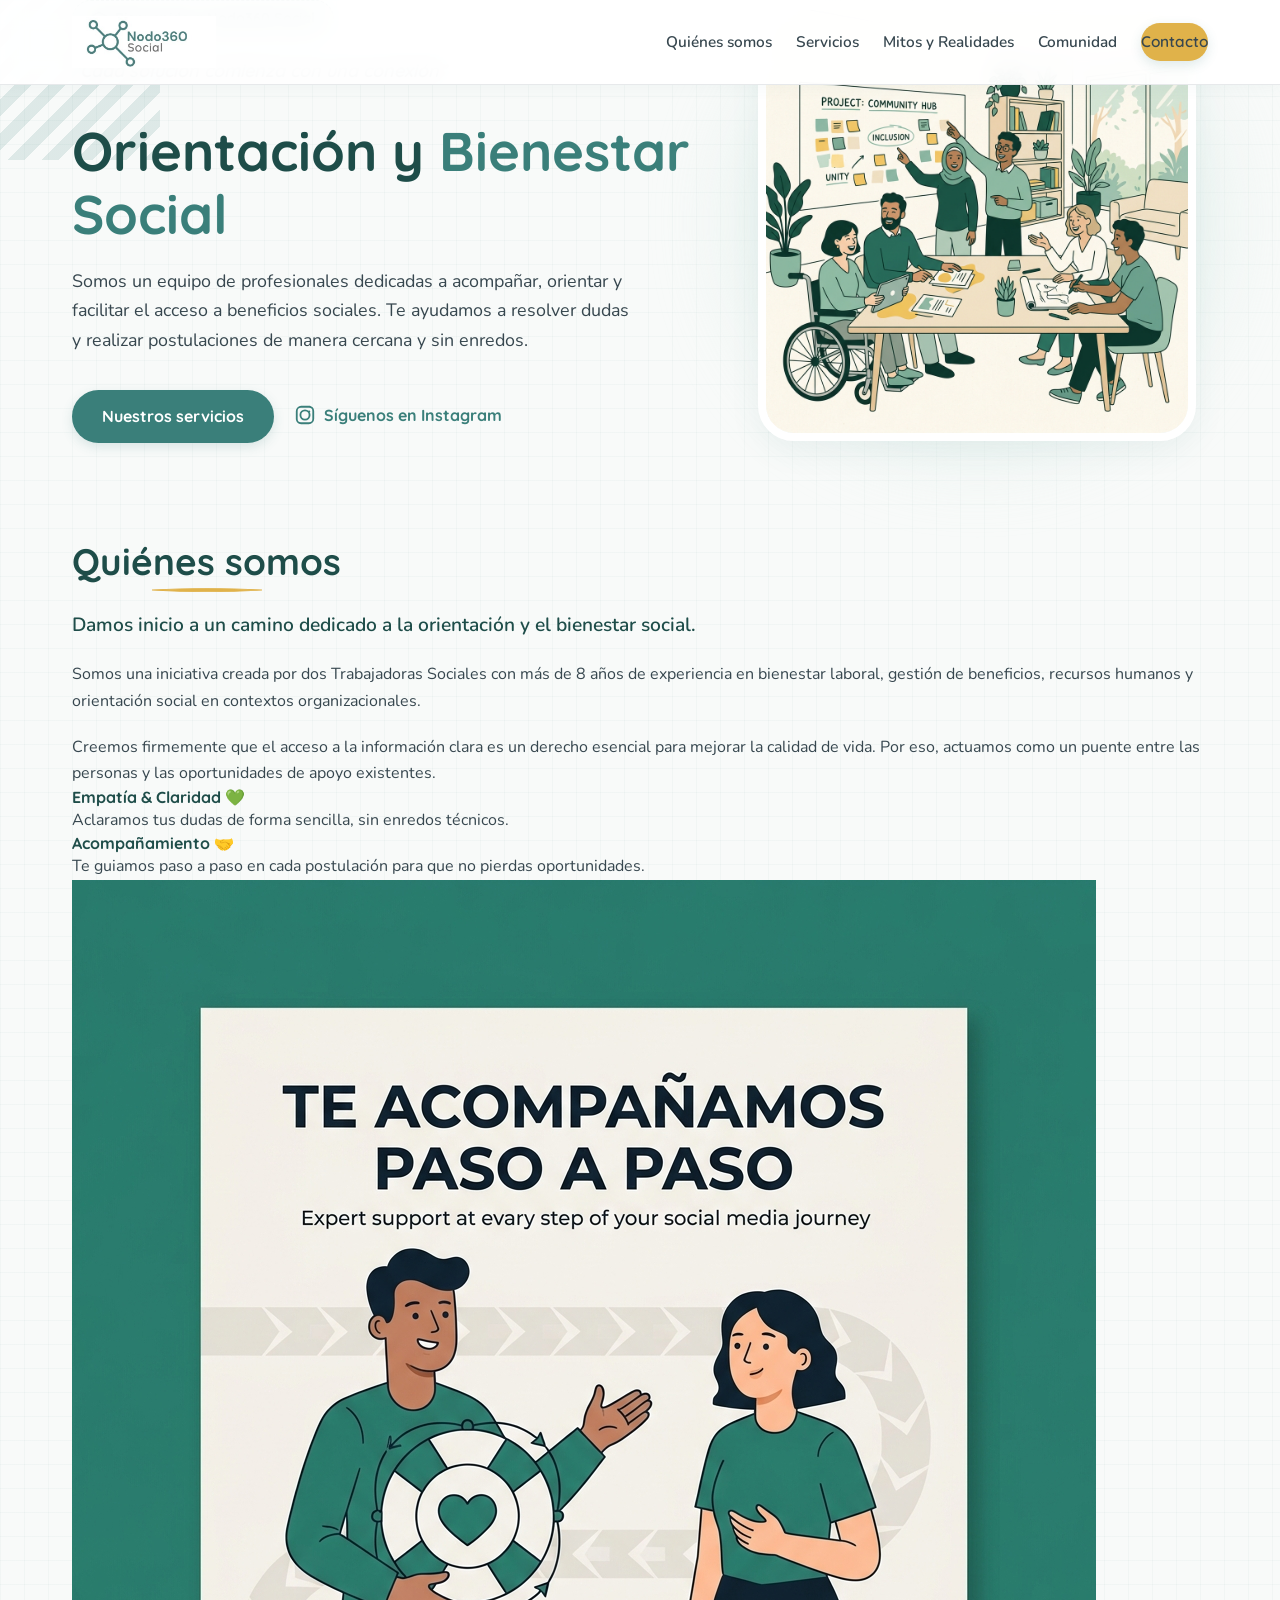
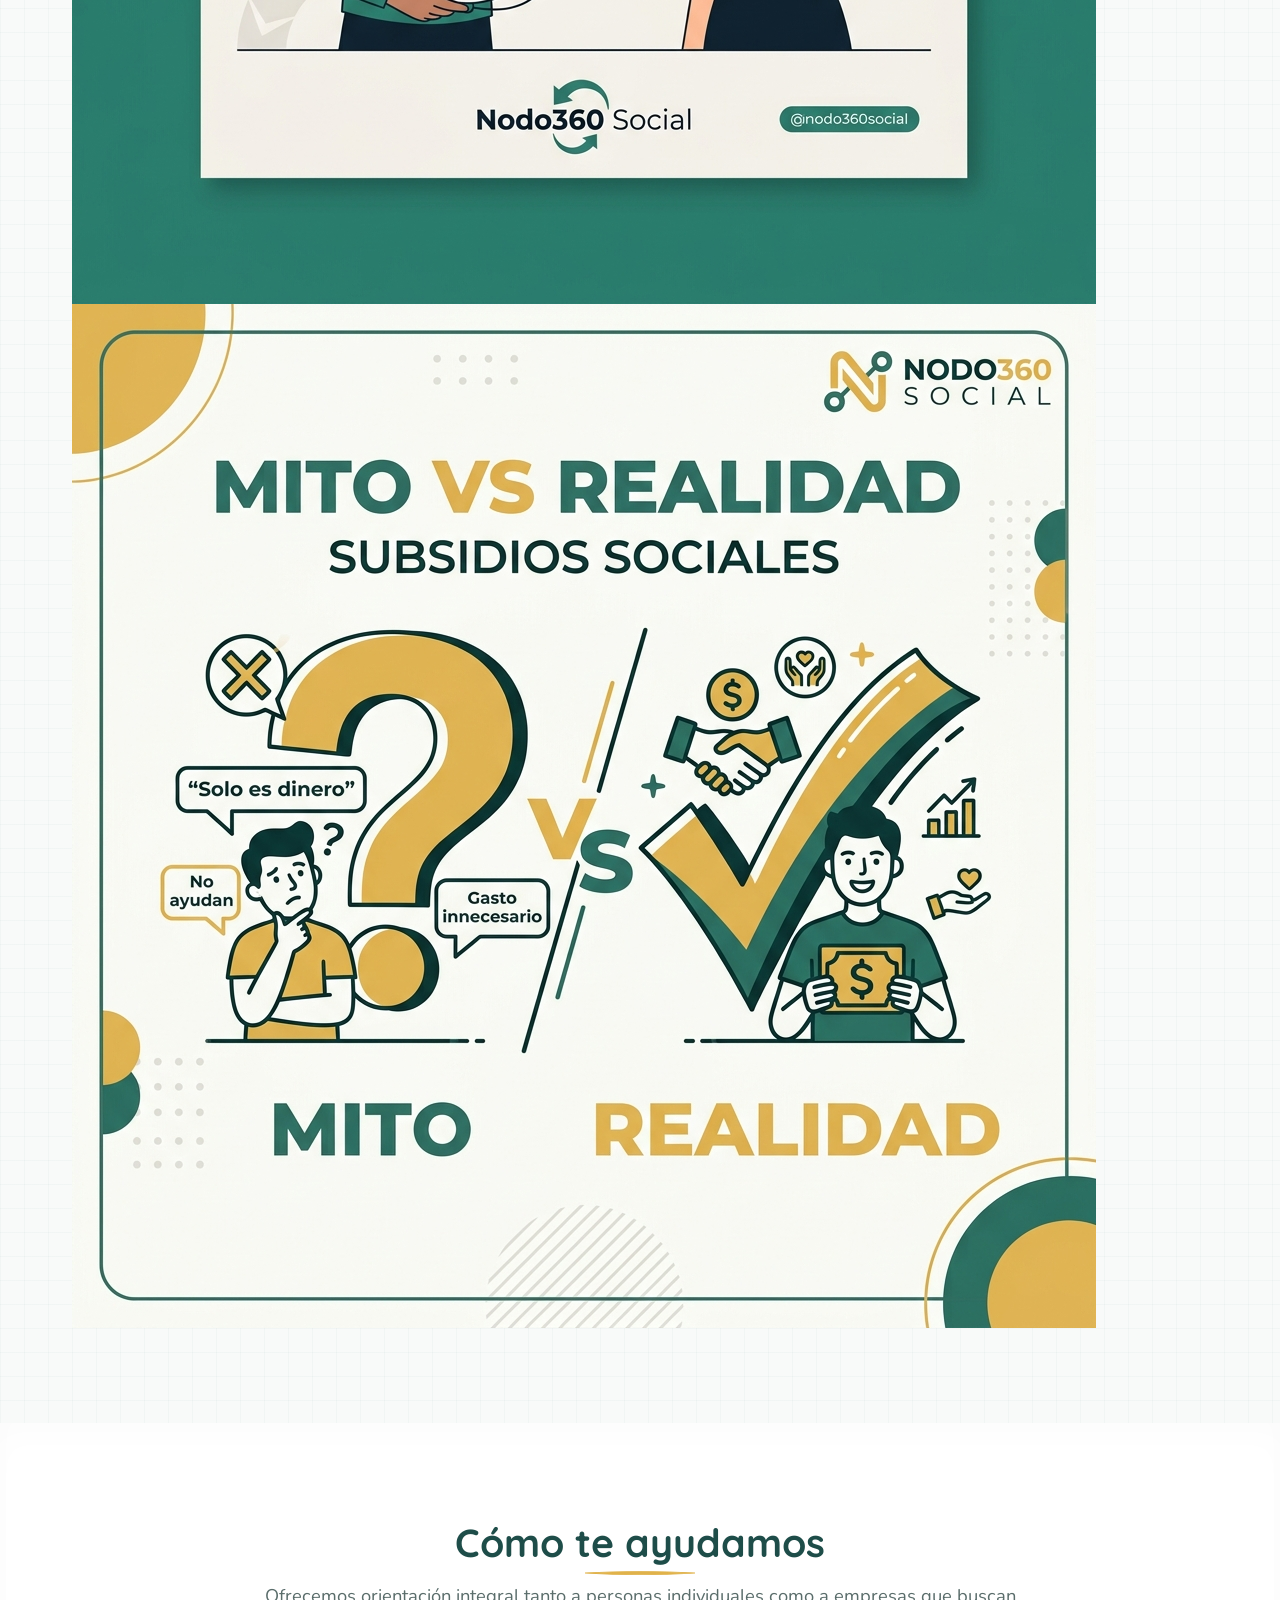
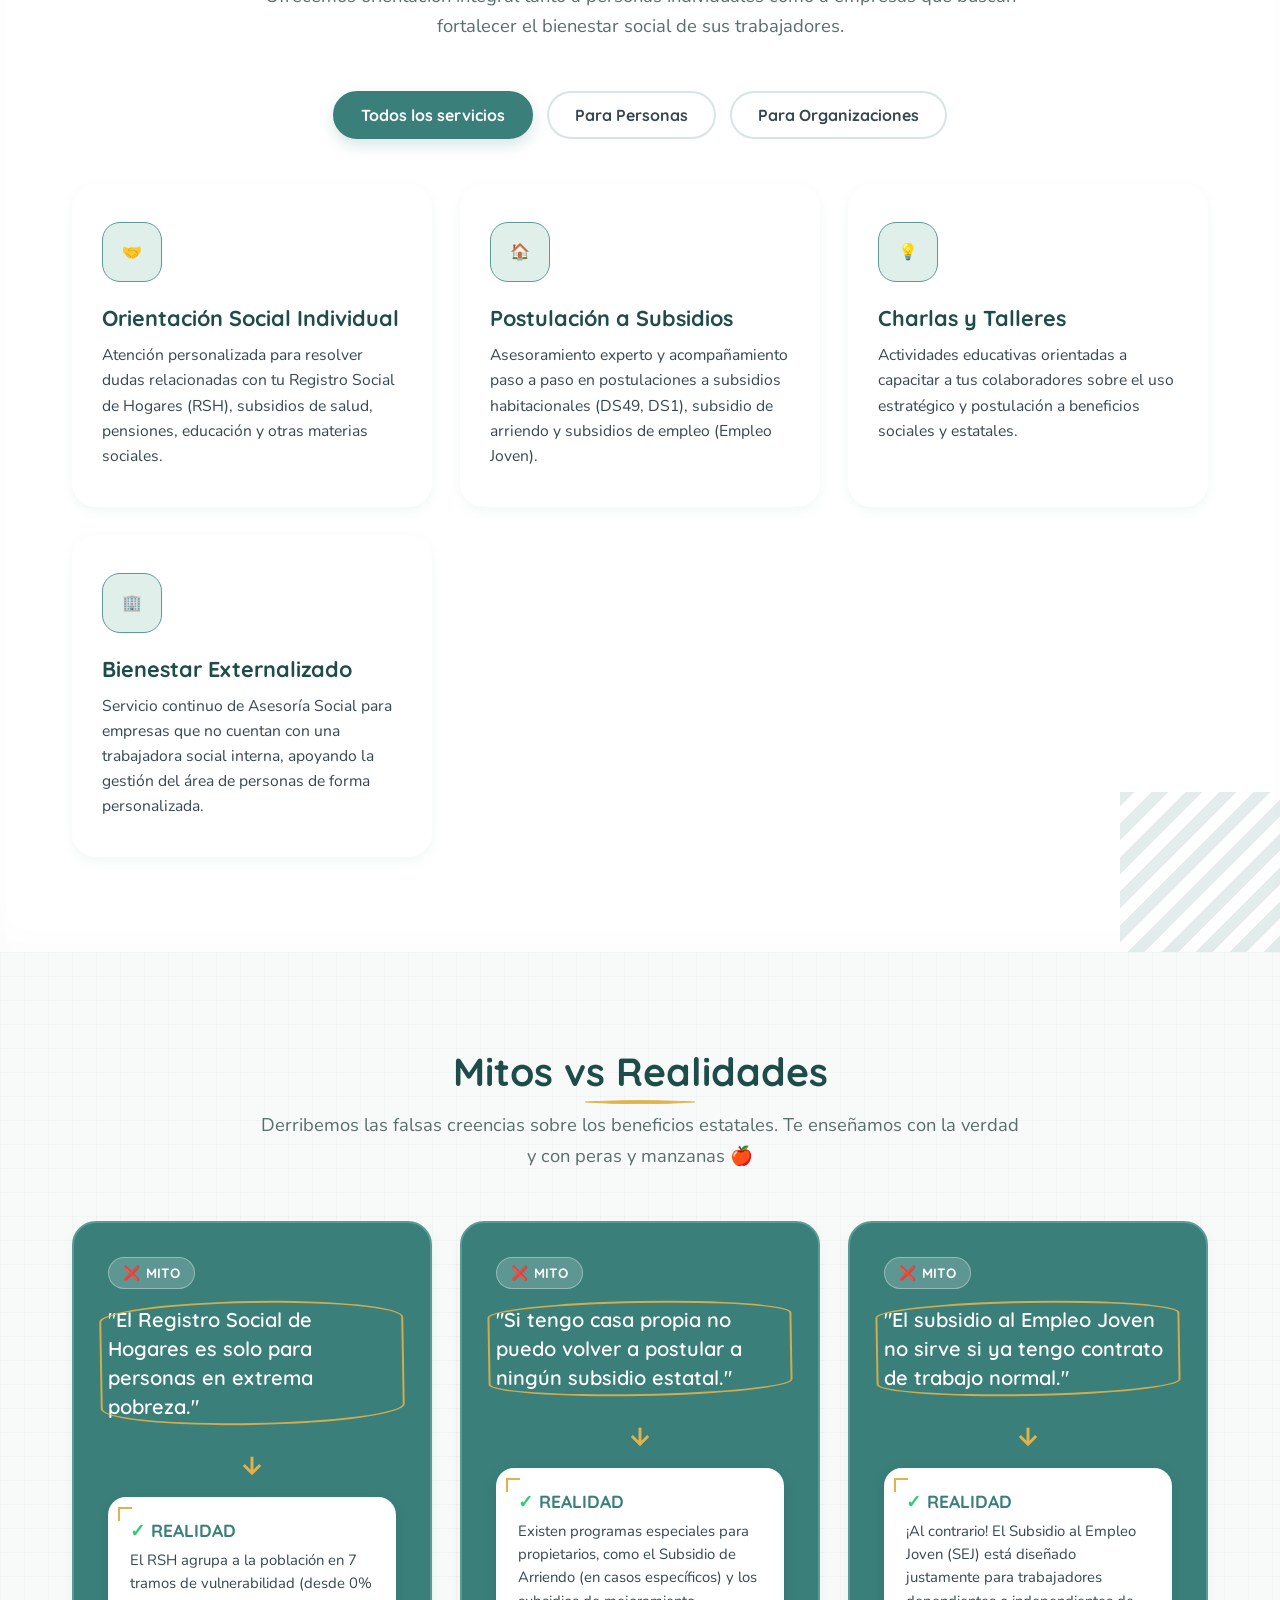
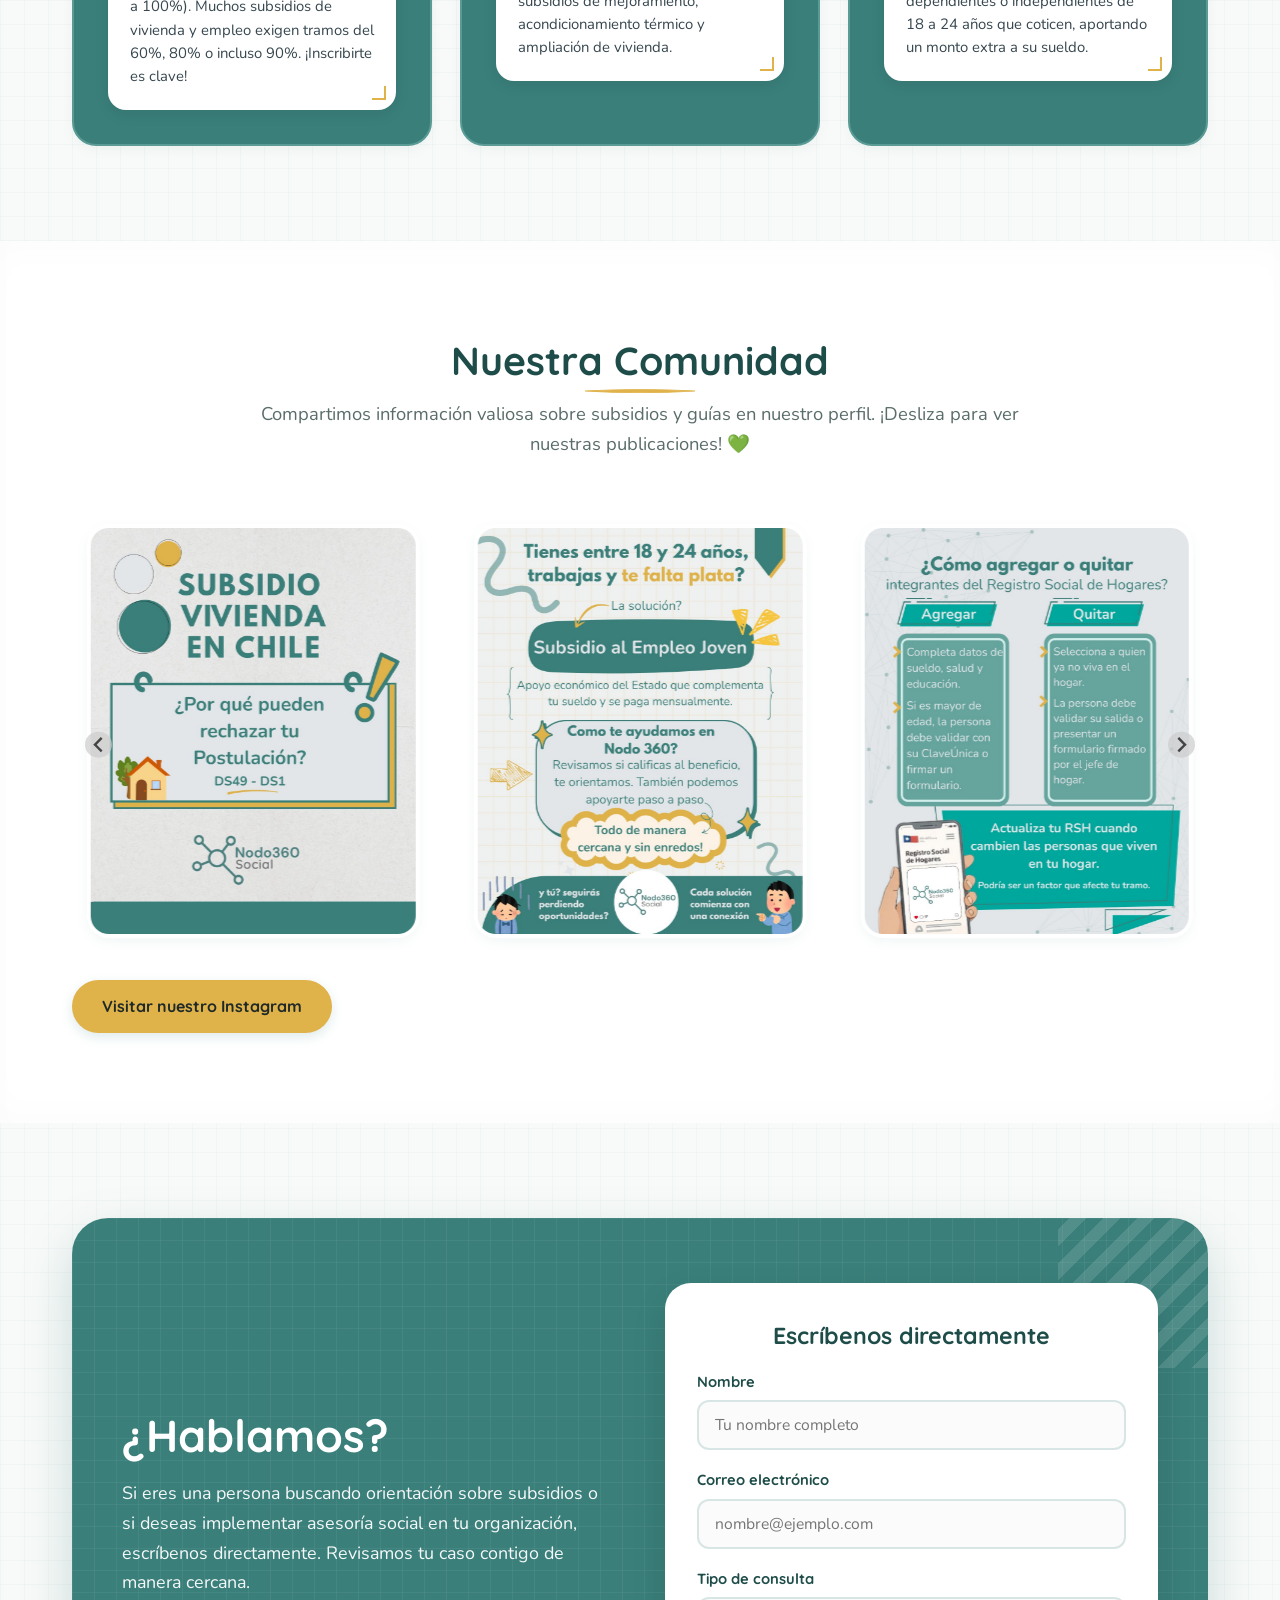
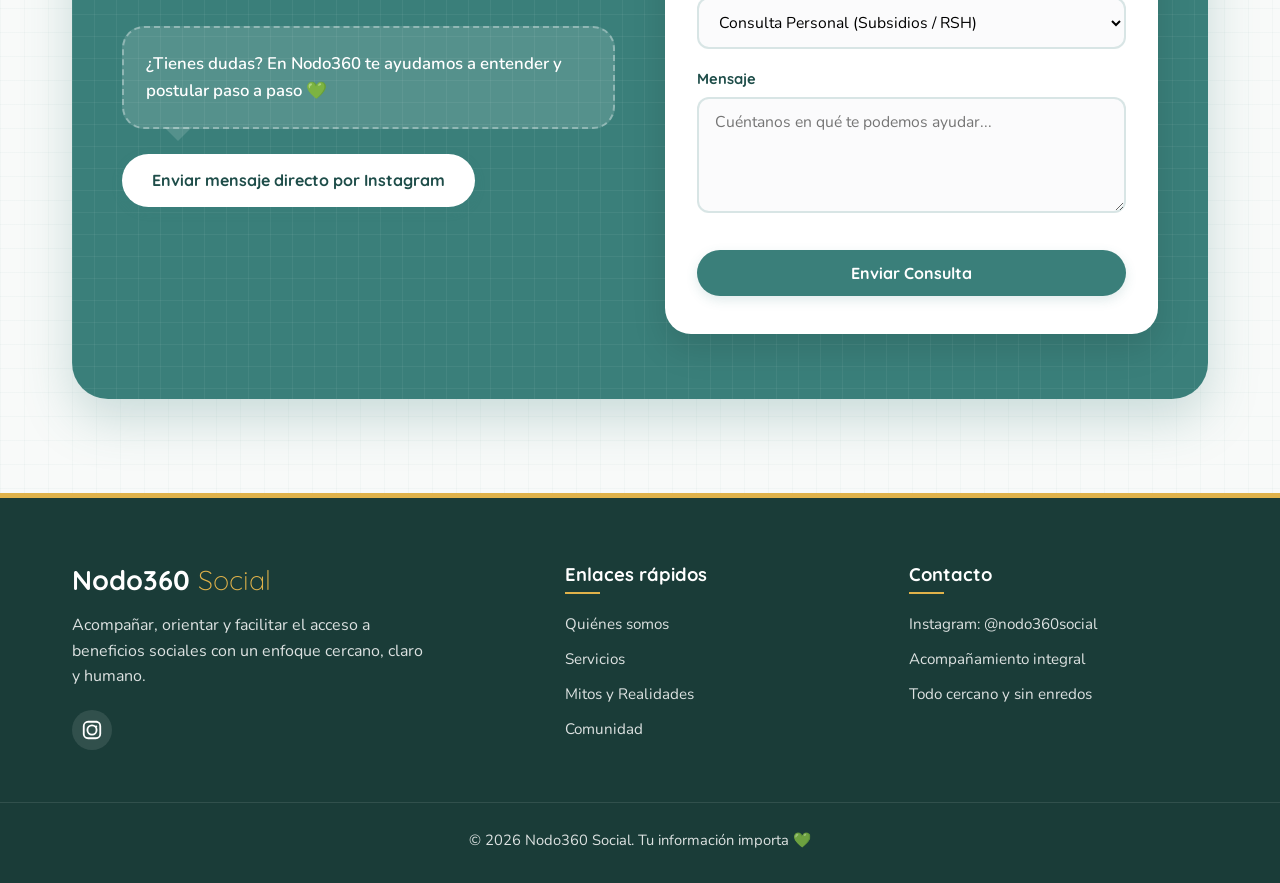
<file: landing.html>
<!DOCTYPE html>
<html lang="es">
<head>
    <meta charset="UTF-8">
    <meta name="viewport" content="width=device-width, initial-scale=1.0">
    <title>Nodo360 Social - Orientación y Bienestar Social</title>
    <meta name="description" content="Acompañamos, orientamos y facilitamos el acceso a beneficios sociales con un enfoque cercano, claro y humano para personas y organizaciones.">
    
    <!-- Google Fonts -->
    <link rel="preconnect" href="https://fonts.googleapis.com">
    <link rel="preconnect" href="https://fonts.gstatic.com" crossorigin>
    
    <!-- Scroll Animations -->
    <link rel="stylesheet" href="https://unpkg.com/aos@next/dist/aos.css" />
    
    <!-- Splide.js CSS -->
    <link rel="stylesheet" href="https://cdn.jsdelivr.net/npm/@splidejs/splide@4.1.4/dist/css/splide.min.css">
    
    <link rel="stylesheet" href="style.css">
    <link rel="icon" type="image/png" href="assets/logo.png">
</head>
<body>

    <!-- Header / Nav -->
    <header id="header">
        <div class="container">
            <nav>
                <a href="#" class="logo">
                    <img src="./assets/logo.png" alt="Nodo360 Social Logo" class="brand-logo">
                </a>
                <ul class="nav-links">
                    <li><a href="#about">Quiénes somos</a></li>
                    <li><a href="#services">Servicios</a></li>
                    <li><a href="#mitos">Mitos y Realidades</a></li>
                    <li><a href="#instagram">Comunidad</a></li>
                    <li><a href="#contact" class="btn btn-secondary">Contacto</a></li>
                </ul>
                <div class="mobile-menu-icon" id="mobile-menu-toggle">
                    <span></span>
                    <span></span>
                    <span></span>
                </div>
            </nav>
        </div>
    </header>

    <!-- Hero Section -->
    <section id="hero">
        <div class="diagonal-stripes stripes-top-left"></div>
        <div class="container hero-grid">
            <div class="hero-content" data-aos="fade-right">
                <span class="accent-badge">
                    <svg width="16" height="16" viewBox="0 0 24 24" fill="none" stroke="currentColor" stroke-width="2.5"><path d="M12 2L2 7l10 5 10-5-10-5zM2 17l10 5 10-5M2 12l10 5 10-5"/></svg>
                    Bienvenido a Nodo360 Social
                </span>
                <p class="hero-tagline">“Cada solución comienza con una conexión”</p>
                <h1>Orientación y <span>Bienestar Social</span></h1>
                <p>Somos un equipo de profesionales dedicadas a acompañar, orientar y facilitar el acceso a beneficios sociales. Te ayudamos a resolver dudas y realizar postulaciones de manera cercana y sin enredos.</p>
                <div class="hero-ctas">
                    <a href="#services" class="btn btn-primary">Nuestros servicios</a>
                    <a href="https://www.instagram.com/nodo360social/" target="_blank" class="instagram-link">
                        <svg class="instagram-icon" viewBox="0 0 24 24"><path fill="currentColor" d="M7.8 2h8.4C19.4 2 22 4.6 22 7.8v8.4a5.8 5.8 0 0 1-5.8 5.8H7.8C4.6 22 2 19.4 2 16.2V7.8A5.8 5.8 0 0 1 7.8 2m-.2 2A3.6 3.6 0 0 0 4 7.6v8.8A3.6 3.6 0 0 0 7.6 20h8.8a3.6 3.6 0 0 0 3.6-3.6V7.6A3.6 3.6 0 0 0 16.4 4H7.6m4.4 2a6 6 0 0 1 6 6 6 6 0 0 1-6 6 6 6 0 0 1-6-6 6 6 0 0 1 6-6m0 2a4 4 0 0 0-4 4 4 4 0 0 0 4 4 4 4 0 0 0 4-4 4 4 0 0 0-4-4m4.5-1A1.25 1.25 0 1 1 15.25 8 1.25 1.25 0 0 1 16.5 7z"/></svg>
                        Síguenos en Instagram
                    </a>
                </div>
            </div>
            <div class="hero-image" data-aos="zoom-in" data-aos-delay="100">
                <img src="./assets/hero-social.png" alt="Acompañamiento Social Nodo360" class="floating-img">
            </div>
        </div>
    </section>

    <!-- About Section -->
    <section id="about" class="section">
        <div class="container about-grid">
            <div class="about-text" data-aos="fade-right">
                <div class="title-left">
                    <h2 class="title-with-line">Quiénes somos</h2>
                </div>
                <p style="font-size: 1.2rem; margin-bottom: 20px; color: var(--primary-dark); font-weight: 600;">
                    Damos inicio a un camino dedicado a la orientación y el bienestar social.
                </p>
                <p style="margin-bottom: 20px;">
                    Somos una iniciativa creada por dos Trabajadoras Sociales con más de 8 años de experiencia en bienestar laboral, gestión de beneficios, recursos humanos y orientación social en contextos organizacionales.
                </p>
                <p>
                    Creemos firmemente que el acceso a la información clara es un derecho esencial para mejorar la calidad de vida. Por eso, actuamos como un puente entre las personas y las oportunidades de apoyo existentes.
                </p>
                
                <div class="about-highlights">
                    <div class="highlight-box">
                        <h4>Empatía & Claridad 💚</h4>
                        <p>Aclaramos tus dudas de forma sencilla, sin enredos técnicos.</p>
                    </div>
                    <div class="highlight-box">
                        <h4>Acompañamiento 🤝</h4>
                        <p>Te guiamos paso a paso en cada postulación para que no pierdas oportunidades.</p>
                    </div>
                </div>
            </div>
            <div class="about-image" data-aos="fade-left" data-aos-delay="200">
                <div class="collage-container">
                    <img src="./assets/ig-3.png" alt="Orientación Social" class="collage-img collage-img-1">
                    <img src="./assets/ig-4.png" alt="Acompañamiento Nodo360" class="collage-img collage-img-2">
                </div>
            </div>
        </div>
    </section>

    <!-- Services Section -->
    <section id="services" class="section-bg">
        <div class="diagonal-stripes stripes-bottom-right"></div>
        <div class="container">
            <div class="section-header" data-aos="fade-up">
                <h2 class="title-with-line">Cómo te ayudamos</h2>
                <p>Ofrecemos orientación integral tanto a personas individuales como a empresas que buscan fortalecer el bienestar social de sus trabajadores.</p>
            </div>
            
            <div class="audience-tabs" data-aos="fade-up" data-aos-delay="100">
                <button class="tab-btn active" onclick="filterServices('all')">Todos los servicios</button>
                <button class="tab-btn" onclick="filterServices('personas')">Para Personas</button>
                <button class="tab-btn" onclick="filterServices('organizaciones')">Para Organizaciones</button>
            </div>

            <div class="services-grid">
                <!-- Service 1: Persona -->
                <div class="service-card" data-service="personas" data-aos="fade-up" data-aos-delay="100">
                    <div class="icon-wrap">🤝</div>
                    <h3>Orientación Social Individual</h3>
                    <p>Atención personalizada para resolver dudas relacionadas con tu Registro Social de Hogares (RSH), subsidios de salud, pensiones, educación y otras materias sociales.</p>
                </div>
                
                <!-- Service 2: Persona -->
                <div class="service-card" data-service="personas" data-aos="fade-up" data-aos-delay="200">
                    <div class="icon-wrap">🏠</div>
                    <h3>Postulación a Subsidios</h3>
                    <p>Asesoramiento experto y acompañamiento paso a paso en postulaciones a subsidios habitacionales (DS49, DS1), subsidio de arriendo y subsidios de empleo (Empleo Joven).</p>
                </div>
                
                <!-- Service 3: Organizaciones -->
                <div class="service-card" data-service="organizaciones" data-aos="fade-up" data-aos-delay="300">
                    <div class="icon-wrap">💡</div>
                    <h3>Charlas y Talleres</h3>
                    <p>Actividades educativas orientadas a capacitar a tus colaboradores sobre el uso estratégico y postulación a beneficios sociales y estatales.</p>
                </div>

                <!-- Service 4: Organizaciones -->
                <div class="service-card" data-service="organizaciones" data-aos="fade-up" data-aos-delay="400">
                    <div class="icon-wrap">🏢</div>
                    <h3>Bienestar Externalizado</h3>
                    <p>Servicio continuo de Asesoría Social para empresas que no cuentan con una trabajadora social interna, apoyando la gestión del área de personas de forma personalizada.</p>
                </div>
            </div>
        </div>
    </section>

    <!-- Mitos y Realidades Section -->
    <section id="mitos" class="section">
        <div class="container">
            <div class="section-header" data-aos="fade-up">
                <h2 class="title-with-line">Mitos vs Realidades</h2>
                <p>Derribemos las falsas creencias sobre los beneficios estatales. Te enseñamos con la verdad y con peras y manzanas 🍎</p>
            </div>

            <div class="myr-grid">
                <!-- Mito 1 -->
                <div class="myr-card" data-aos="fade-up" data-aos-delay="100">
                    <div class="badge-mito">
                        <span>❌</span> MITO
                    </div>
                    <h3 class="myth-text">"El Registro Social de Hogares es solo para personas en extrema pobreza."</h3>
                    
                    <div class="arrow-divider">
                        <svg viewBox="0 0 24 24" fill="none" stroke="currentColor" stroke-width="2.5"><path d="M5 12h14M12 5l7 7-7 7"/></svg>
                    </div>

                    <div class="reality-box">
                        <h4><span>✓</span> REALIDAD</h4>
                        <p>El RSH agrupa a la población en 7 tramos de vulnerabilidad (desde 0% a 100%). Muchos subsidios de vivienda y empleo exigen tramos del 60%, 80% o incluso 90%. ¡Inscribirte es clave!</p>
                    </div>
                </div>

                <!-- Mito 2 -->
                <div class="myr-card" data-aos="fade-up" data-aos-delay="200">
                    <div class="badge-mito">
                        <span>❌</span> MITO
                    </div>
                    <h3 class="myth-text">"Si tengo casa propia no puedo volver a postular a ningún subsidio estatal."</h3>
                    
                    <div class="arrow-divider">
                        <svg viewBox="0 0 24 24" fill="none" stroke="currentColor" stroke-width="2.5"><path d="M5 12h14M12 5l7 7-7 7"/></svg>
                    </div>

                    <div class="reality-box">
                        <h4><span>✓</span> REALIDAD</h4>
                        <p>Existen programas especiales para propietarios, como el Subsidio de Arriendo (en casos específicos) y los subsidios de mejoramiento, acondicionamiento térmico y ampliación de vivienda.</p>
                    </div>
                </div>

                <!-- Mito 3 -->
                <div class="myr-card" data-aos="fade-up" data-aos-delay="300">
                    <div class="badge-mito">
                        <span>❌</span> MITO
                    </div>
                    <h3 class="myth-text">"El subsidio al Empleo Joven no sirve si ya tengo contrato de trabajo normal."</h3>
                    
                    <div class="arrow-divider">
                        <svg viewBox="0 0 24 24" fill="none" stroke="currentColor" stroke-width="2.5"><path d="M5 12h14M12 5l7 7-7 7"/></svg>
                    </div>

                    <div class="reality-box">
                        <h4><span>✓</span> REALIDAD</h4>
                        <p>¡Al contrario! El Subsidio al Empleo Joven (SEJ) está diseñado justamente para trabajadores dependientes o independientes de 18 a 24 años que coticen, aportando un monto extra a su sueldo.</p>
                    </div>
                </div>
            </div>
        </div>
    </section>

    <!-- Instagram Feed Section -->
    <section id="instagram" class="section-bg">
        <div class="container">
            <div class="section-header" data-aos="fade-up">
                <h2 class="title-with-line">Nuestra Comunidad</h2>
                <p>Compartimos información valiosa sobre subsidios y guías en nuestro perfil. ¡Desliza para ver nuestras publicaciones! 💚</p>
            </div>
            
            <div id="image-carousel" class="splide" aria-label="Instagram Posts Carousel" data-aos="fade-up" data-aos-delay="100">
                <div class="splide__track">
                    <ul class="splide__list">
                        <li class="splide__slide">
                            <a href="https://www.instagram.com/nodo360social/" target="_blank" class="ig-card">
                                <img src="./assets/ig-1.jpg" alt="Post de Instagram: Orientación RSH">
                                <span class="ig-view">
                                    <svg width="16" height="16" fill="currentColor" viewBox="0 0 24 24"><path d="M7.8 2h8.4C19.4 2 22 4.6 22 7.8v8.4a5.8 5.8 0 0 1-5.8 5.8H7.8C4.6 22 2 19.4 2 16.2V7.8A5.8 5.8 0 0 1 7.8 2m-.2 2A3.6 3.6 0 0 0 4 7.6v8.8A3.6 3.6 0 0 0 7.6 20h8.8a3.6 3.6 0 0 0 3.6-3.6V7.6A3.6 3.6 0 0 0 16.4 4H7.6m4.4 2a6 6 0 0 1 6 6 6 6 0 0 1-6 6 6 6 0 0 1-6-6 6 6 0 0 1 6-6m0 2a4 4 0 0 0-4 4 4 4 0 0 0 4 4 4 4 0 0 0 4-4 4 4 0 0 0-4-4m4.5-1A1.25 1.25 0 1 1 15.25 8 1.25 1.25 0 0 1 16.5 7z"/></svg>
                                    Ver en Instagram
                                </span>
                            </a>
                        </li>
                        <li class="splide__slide">
                            <a href="https://www.instagram.com/nodo360social/" target="_blank" class="ig-card">
                                <img src="./assets/ig-2.jpg" alt="Post de Instagram: Ahorro Vivienda">
                                <span class="ig-view">
                                    <svg width="16" height="16" fill="currentColor" viewBox="0 0 24 24"><path d="M7.8 2h8.4C19.4 2 22 4.6 22 7.8v8.4a5.8 5.8 0 0 1-5.8 5.8H7.8C4.6 22 2 19.4 2 16.2V7.8A5.8 5.8 0 0 1 7.8 2m-.2 2A3.6 3.6 0 0 0 4 7.6v8.8A3.6 3.6 0 0 0 7.6 20h8.8a3.6 3.6 0 0 0 3.6-3.6V7.6A3.6 3.6 0 0 0 16.4 4H7.6m4.4 2a6 6 0 0 1 6 6 6 6 0 0 1-6 6 6 6 0 0 1-6-6 6 6 0 0 1 6-6m0 2a4 4 0 0 0-4 4 4 4 0 0 0 4 4 4 4 0 0 0 4-4 4 4 0 0 0-4-4m4.5-1A1.25 1.25 0 1 1 15.25 8 1.25 1.25 0 0 1 16.5 7z"/></svg>
                                    Ver en Instagram
                                </span>
                            </a>
                        </li>
                        <li class="splide__slide">
                            <a href="https://www.instagram.com/nodo360social/" target="_blank" class="ig-card">
                                <img src="./assets/ig-3.jpg" alt="Post de Instagram: Acompañamiento y Guía">
                                <span class="ig-view">
                                    <svg width="16" height="16" fill="currentColor" viewBox="0 0 24 24"><path d="M7.8 2h8.4C19.4 2 22 4.6 22 7.8v8.4a5.8 5.8 0 0 1-5.8 5.8H7.8C4.6 22 2 19.4 2 16.2V7.8A5.8 5.8 0 0 1 7.8 2m-.2 2A3.6 3.6 0 0 0 4 7.6v8.8A3.6 3.6 0 0 0 7.6 20h8.8a3.6 3.6 0 0 0 3.6-3.6V7.6A3.6 3.6 0 0 0 16.4 4H7.6m4.4 2a6 6 0 0 1 6 6 6 6 0 0 1-6 6 6 6 0 0 1-6-6 6 6 0 0 1 6-6m0 2a4 4 0 0 0-4 4 4 4 0 0 0 4 4 4 4 0 0 0 4-4 4 4 0 0 0-4-4m4.5-1A1.25 1.25 0 1 1 15.25 8 1.25 1.25 0 0 1 16.5 7z"/></svg>
                                    Ver en Instagram
                                </span>
                            </a>
                        </li>
                        <li class="splide__slide">
                            <a href="https://www.instagram.com/nodo360social/" target="_blank" class="ig-card">
                                <img src="./assets/ig-4.jpg" alt="Post de Instagram: Registro Social de Hogares">
                                <span class="ig-view">
                                    <svg width="16" height="16" fill="currentColor" viewBox="0 0 24 24"><path d="M7.8 2h8.4C19.4 2 22 4.6 22 7.8v8.4a5.8 5.8 0 0 1-5.8 5.8H7.8C4.6 22 2 19.4 2 16.2V7.8A5.8 5.8 0 0 1 7.8 2m-.2 2A3.6 3.6 0 0 0 4 7.6v8.8A3.6 3.6 0 0 0 7.6 20h8.8a3.6 3.6 0 0 0 3.6-3.6V7.6A3.6 3.6 0 0 0 16.4 4H7.6m4.4 2a6 6 0 0 1 6 6 6 6 0 0 1-6 6 6 6 0 0 1-6-6 6 6 0 0 1 6-6m0 2a4 4 0 0 0-4 4 4 4 0 0 0 4 4 4 4 0 0 0 4-4 4 4 0 0 0-4-4m4.5-1A1.25 1.25 0 1 1 15.25 8 1.25 1.25 0 0 1 16.5 7z"/></svg>
                                    Ver en Instagram
                                </span>
                            </a>
                        </li>
                        <li class="splide__slide">
                            <a href="https://www.instagram.com/nodo360social/" target="_blank" class="ig-card">
                                <img src="./assets/ig-5.jpg" alt="Post de Instagram: Subsidios Vivienda 2026">
                                <span class="ig-view">
                                    <svg width="16" height="16" fill="currentColor" viewBox="0 0 24 24"><path d="M7.8 2h8.4C19.4 2 22 4.6 22 7.8v8.4a5.8 5.8 0 0 1-5.8 5.8H7.8C4.6 22 2 19.4 2 16.2V7.8A5.8 5.8 0 0 1 7.8 2m-.2 2A3.6 3.6 0 0 0 4 7.6v8.8A3.6 3.6 0 0 0 7.6 20h8.8a3.6 3.6 0 0 0 3.6-3.6V7.6A3.6 3.6 0 0 0 16.4 4H7.6m4.4 2a6 6 0 0 1 6 6 6 6 0 0 1-6 6 6 6 0 0 1-6-6 6 6 0 0 1 6-6m0 2a4 4 0 0 0-4 4 4 4 0 0 0 4 4 4 4 0 0 0 4-4 4 4 0 0 0-4-4m4.5-1A1.25 1.25 0 1 1 15.25 8 1.25 1.25 0 0 1 16.5 7z"/></svg>
                                    Ver en Instagram
                                </span>
                            </a>
                        </li>
                        <li class="splide__slide">
                            <a href="https://www.instagram.com/nodo360social/" target="_blank" class="ig-card">
                                <img src="./assets/ig-6.jpg" alt="Post de Instagram: Ahorro Vivienda Chile">
                                <span class="ig-view">
                                    <svg width="16" height="16" fill="currentColor" viewBox="0 0 24 24"><path d="M7.8 2h8.4C19.4 2 22 4.6 22 7.8v8.4a5.8 5.8 0 0 1-5.8 5.8H7.8C4.6 22 2 19.4 2 16.2V7.8A5.8 5.8 0 0 1 7.8 2m-.2 2A3.6 3.6 0 0 0 4 7.6v8.8A3.6 3.6 0 0 0 7.6 20h8.8a3.6 3.6 0 0 0 3.6-3.6V7.6A3.6 3.6 0 0 0 16.4 4H7.6m4.4 2a6 6 0 0 1 6 6 6 6 0 0 1-6 6 6 6 0 0 1-6-6 6 6 0 0 1 6-6m0 2a4 4 0 0 0-4 4 4 4 0 0 0 4 4 4 4 0 0 0 4-4 4 4 0 0 0-4-4m4.5-1A1.25 1.25 0 1 1 15.25 8 1.25 1.25 0 0 1 16.5 7z"/></svg>
                                    Ver en Instagram
                                </span>
                            </a>
                        </li>
                    </ul>
                </div>
            </div>

            <div class="center-cta" data-aos="fade-up">
                <a href="https://www.instagram.com/nodo360social/" target="_blank" class="btn btn-secondary">Visitar nuestro Instagram</a>
            </div>
        </div>
    </section>

    <!-- Contact / B2B Section -->
    <section id="contact" class="section">
        <div class="container">
            <div class="contact-box" data-aos="flip-up">
                <div class="contact-grid">
                    <div class="contact-info">
                        <h2>¿Hablamos?</h2>
                        <p>Si eres una persona buscando orientación sobre subsidios o si deseas implementar asesoría social en tu organización, escríbenos directamente. Revisamos tu caso contigo de manera cercana.</p>
                        
                        <div class="speech-bubble">
                            ¿Tienes dudas? En Nodo360 te ayudamos a entender y postular <span>paso a paso</span> 💚
                        </div>

                        <div style="margin-top: 20px;">
                            <a href="https://www.instagram.com/nodo360social/" target="_blank" class="btn btn-secondary" style="background-color: var(--white); color: var(--primary-dark);">
                                Enviar mensaje directo por Instagram
                            </a>
                        </div>
                    </div>

                    <div class="contact-form-container">
                        <h3>Escríbenos directamente</h3>
                        <form id="social-contact-form">
                            <div class="form-group">
                                <label for="name">Nombre</label>
                                <input type="text" id="name" class="form-control" placeholder="Tu nombre completo" required>
                            </div>
                            <div class="form-group">
                                <label for="email">Correo electrónico</label>
                                <input type="email" id="email" class="form-control" placeholder="nombre@ejemplo.com" required>
                            </div>
                            <div class="form-group">
                                <label for="type">Tipo de consulta</label>
                                <select id="type" class="form-control" required>
                                    <option value="individual">Consulta Personal (Subsidios / RSH)</option>
                                    <option value="organizacion">Para mi Organización (Charlas / Convenios)</option>
                                    <option value="otro">Otro tipo de consulta</option>
                                </select>
                            </div>
                            <div class="form-group">
                                <label for="message">Mensaje</label>
                                <textarea id="message" rows="4" class="form-control" placeholder="Cuéntanos en qué te podemos ayudar..." required></textarea>
                            </div>
                            <button type="submit" class="btn btn-primary btn-form">Enviar Consulta</button>
                        </form>
                    </div>
                </div>
            </div>
        </div>
    </section>

    <!-- Footer -->
    <footer>
        <div class="container footer-grid">
            <div class="footer-brand">
                <h3>Nodo360 <span>Social</span></h3>
                <p>Acompañar, orientar y facilitar el acceso a beneficios sociales con un enfoque cercano, claro y humano.</p>
                <div class="footer-social-links">
                    <a href="https://www.instagram.com/nodo360social/" target="_blank" class="social-icon-btn">
                        <svg class="instagram-icon" viewBox="0 0 24 24" fill="currentColor"><path d="M7.8 2h8.4C19.4 2 22 4.6 22 7.8v8.4a5.8 5.8 0 0 1-5.8 5.8H7.8C4.6 22 2 19.4 2 16.2V7.8A5.8 5.8 0 0 1 7.8 2m-.2 2A3.6 3.6 0 0 0 4 7.6v8.8A3.6 3.6 0 0 0 7.6 20h8.8a3.6 3.6 0 0 0 3.6-3.6V7.6A3.6 3.6 0 0 0 16.4 4H7.6m4.4 2a6 6 0 0 1 6 6 6 6 0 0 1-6 6 6 6 0 0 1-6-6 6 6 0 0 1 6-6m0 2a4 4 0 0 0-4 4 4 4 0 0 0 4 4 4 4 0 0 0 4-4 4 4 0 0 0-4-4m4.5-1A1.25 1.25 0 1 1 15.25 8 1.25 1.25 0 0 1 16.5 7z"/></svg>
                    </a>
                </div>
            </div>
            <div class="footer-links">
                <h4>Enlaces rápidos</h4>
                <ul>
                    <li><a href="#about">Quiénes somos</a></li>
                    <li><a href="#services">Servicios</a></li>
                    <li><a href="#mitos">Mitos y Realidades</a></li>
                    <li><a href="#instagram">Comunidad</a></li>
                </ul>
            </div>
            <div class="footer-links">
                <h4>Contacto</h4>
                <ul>
                    <li>Instagram: <a href="https://www.instagram.com/nodo360social/" target="_blank">@nodo360social</a></li>
                    <li>Acompañamiento integral</li>
                    <li>Todo cercano y sin enredos</li>
                </ul>
            </div>
        </div>
        <div class="footer-bottom">
            <p>&copy; 2026 Nodo360 Social. Tu información importa <span>💚</span></p>
        </div>
    </footer>

    <!-- Scripts -->
    <script src="https://unpkg.com/aos@next/dist/aos.js"></script>
    <script src="https://cdn.jsdelivr.net/npm/@splidejs/splide@4.1.4/dist/js/splide.min.js"></script>
    <script src="main.js"></script>
</body>
</html>
</file>
<file: style.css>
/* 
    Nodo360 Social - Global Brand & UI/UX Pro Styles
    Paleta Oficial:
    - Color Principal: #3A7F7A
    - Color Secundario: #E3E6E8
    - Color Acento / Detalles: #E0B24A
    - Dark Teal (Títulos): #1E4D49
    - Background Tint: #F8FAF9
    - White Card: #FFFFFF
    - Text Main: #37474F (WCAG AAA 7.2:1 contrast)
    - Text Muted: #5A6D6B (WCAG AA 4.6:1 contrast)
*/

@import url('https://fonts.googleapis.com/css2?family=Nunito:ital,wght@0,300;0,400;0,600;0,700;1,400&family=Quicksand:wght@500;600;700&display=swap');

:root {
    --primary: #3A7F7A;
    --primary-soft: #5A9B96;
    --primary-dark: #1E4D49;
    --secondary: #E3E6E8;
    --accent: #E0B24A;
    --accent-hover: #C99B35;
    --bg-color: #F8FAF9;
    --card-bg: #FFFFFF;
    --text-color: #37474F;
    --text-muted: #5A6D6B;
    --white: #FFFFFF;
    --light-mint: #E1EFEB;
    --border-color: rgba(58, 127, 122, 0.16);
    --transition: all 0.25s cubic-bezier(0.2, 0.8, 0.2, 1);
    --container-width: 1200px;
    --shadow-sm: 0 4px 12px rgba(58, 127, 122, 0.06);
    --shadow-md: 0 10px 30px rgba(58, 127, 122, 0.08);
    --shadow-hover: 0 16px 36px rgba(58, 127, 122, 0.16);
}

/* Reset & Base Accesible */
*, *::before, *::after {
    margin: 0;
    padding: 0;
    box-sizing: border-box;
}

html {
    scroll-behavior: smooth;
    font-size: 16px;
}

@media (prefers-reduced-motion: reduce) {
    html {
        scroll-behavior: auto;
    }
    *, *::before, *::after {
        animation-duration: 0.01ms !important;
        animation-iteration-count: 1 !important;
        transition-duration: 0.01ms !important;
    }
}

body {
    font-family: 'Nunito', sans-serif;
    background-color: var(--bg-color);
    color: var(--text-color);
    line-height: 1.65;
    overflow-x: hidden;
    /* Grid Notebook sutil */
    background-image: 
        linear-gradient(rgba(58, 127, 122, 0.035) 1px, transparent 1px),
        linear-gradient(90deg, rgba(58, 127, 122, 0.035) 1px, transparent 1px);
    background-size: 24px 24px;
}

h1, h2, h3, h4, h5 {
    font-family: 'Quicksand', sans-serif;
    font-weight: 700;
    color: var(--primary-dark);
    line-height: 1.25;
}

a {
    text-decoration: none;
    color: inherit;
    transition: var(--transition);
}

a:focus-visible, button:focus-visible, input:focus-visible, select:focus-visible, textarea:focus-visible {
    outline: 3px solid var(--accent);
    outline-offset: 3px;
}

ul {
    list-style: none;
}

img {
    max-width: 100%;
    height: auto;
    display: block;
}

.container {
    max-width: var(--container-width);
    margin: 0 auto;
    padding: 0 2rem;
}

.section {
    padding: 95px 0;
    position: relative;
}

.section-bg {
    padding: 95px 0;
    background-color: var(--white);
    position: relative;
    box-shadow: inset 0 15px 30px rgba(0, 0, 0, 0.01), inset 0 -15px 30px rgba(0, 0, 0, 0.01);
}

.section-secondary {
    padding: 95px 0;
    background-color: rgba(227, 230, 232, 0.42);
    position: relative;
}

/* UI Icons */
.ui-icon {
    display: inline-block;
    vertical-align: middle;
    flex-shrink: 0;
}

/* Buttons */
.btn {
    display: inline-flex;
    align-items: center;
    justify-content: center;
    gap: 10px;
    padding: 13px 30px;
    border-radius: 50px;
    font-weight: 700;
    font-family: 'Quicksand', sans-serif;
    cursor: pointer;
    transition: var(--transition);
    border: none;
    font-size: 1rem;
    box-shadow: 0 4px 12px rgba(58, 127, 122, 0.16);
}

.btn-primary {
    background-color: var(--primary);
    color: var(--white);
}

.btn-primary:hover {
    background-color: var(--primary-dark);
    transform: translateY(-2px);
    box-shadow: 0 8px 22px rgba(58, 127, 122, 0.28);
}

.btn-secondary {
    background-color: var(--accent);
    color: #1F2A28;
}

.btn-secondary:hover {
    background-color: var(--accent-hover);
    transform: translateY(-2px);
    box-shadow: 0 8px 20px rgba(224, 178, 74, 0.35);
}

.btn-outline {
    background-color: transparent;
    color: var(--primary-dark);
    border: 2px solid var(--primary);
    box-shadow: none;
}

.btn-outline:hover {
    background-color: var(--primary);
    color: var(--white);
    transform: translateY(-2px);
}

/* Header & Nav */
header {
    background-color: rgba(255, 255, 255, 0.94);
    backdrop-filter: blur(12px);
    -webkit-backdrop-filter: blur(12px);
    padding: 16px 0;
    position: fixed;
    width: 100%;
    top: 0;
    z-index: 1000;
    border-bottom: 1px solid rgba(227, 230, 232, 0.85);
    box-shadow: 0 2px 16px rgba(58, 127, 122, 0.05);
    transition: var(--transition);
}

header.scrolled {
    padding: 10px 0;
    background-color: rgba(255, 255, 255, 0.98);
    box-shadow: 0 4px 20px rgba(58, 127, 122, 0.1);
}

header nav {
    display: flex;
    justify-content: space-between;
    align-items: center;
}

.logo {
    display: flex;
    align-items: center;
}

.brand-logo {
    max-height: 52px;
    width: auto;
    transition: var(--transition);
}

header.scrolled .brand-logo {
    max-height: 44px;
}

.nav-links {
    display: flex;
    gap: 24px;
    align-items: center;
}

.nav-links li a {
    font-size: 0.96rem;
    font-weight: 600;
    color: var(--text-color);
    position: relative;
    padding: 6px 0;
}

.nav-links li a:hover {
    color: var(--primary);
}

.nav-links li a::after {
    content: '';
    position: absolute;
    bottom: 0;
    left: 0;
    width: 0;
    height: 3px;
    background-color: var(--accent);
    border-radius: 2px;
    transition: var(--transition);
}

.nav-links li a:hover::after {
    width: 100%;
}

.mobile-menu-icon {
    display: none;
    background: transparent;
    border: none;
    cursor: pointer;
    width: 32px;
    height: 22px;
    position: relative;
    z-index: 1001;
}

.mobile-menu-icon span {
    display: block;
    position: absolute;
    height: 3px;
    width: 100%;
    background-color: var(--primary-dark);
    border-radius: 9px;
    opacity: 1;
    left: 0;
    transform: rotate(0deg);
    transition: 0.25s ease-in-out;
}

.mobile-menu-icon span:nth-child(1) { top: 0px; }
.mobile-menu-icon span:nth-child(2) { top: 9px; }
.mobile-menu-icon span:nth-child(3) { top: 18px; }

.mobile-menu-icon.active span:nth-child(1) {
    top: 9px;
    transform: rotate(135deg);
}
.mobile-menu-icon.active span:nth-child(2) {
    opacity: 0;
    left: -40px;
}
.mobile-menu-icon.active span:nth-child(3) {
    top: 9px;
    transform: rotate(-135deg);
}

/* Decorative Design Elements */
.diagonal-stripes {
    position: absolute;
    width: 160px;
    height: 160px;
    opacity: 0.14;
    pointer-events: none;
    z-index: 1;
}

.stripes-top-left {
    top: 0;
    left: 0;
    background: repeating-linear-gradient(
        -45deg,
        var(--primary),
        var(--primary) 12px,
        transparent 12px,
        transparent 24px
    );
}

.stripes-bottom-right {
    bottom: 0;
    right: 0;
    background: repeating-linear-gradient(
        -45deg,
        var(--primary),
        var(--primary) 12px,
        transparent 12px,
        transparent 24px
    );
}

.title-with-line {
    position: relative;
    display: inline-block;
    margin-bottom: 26px;
    font-size: 2.3rem;
}

.title-with-line::after {
    content: '';
    position: absolute;
    bottom: -10px;
    left: 50%;
    transform: translateX(-50%);
    width: 110px;
    height: 8px;
    background: url("data:image/svg+xml;utf8,<svg xmlns='http://www.w3.org/2000/svg' viewBox='0 0 100 10' preserveAspectRatio='none'><path d='M0,5 Q50,1 100,5 Q50,9 0,5' fill='%23E0B24A' stroke='%23E0B24A' stroke-width='1'/></svg>") no-repeat;
    background-size: 100% 100%;
}

/* Section Header */
.section-header {
    text-align: center;
    max-width: 760px;
    margin: 0 auto 50px;
}

.section-header h2 {
    font-size: 2.45rem;
    margin-bottom: 14px;
}

.section-header p {
    font-size: 1.15rem;
    color: var(--text-muted);
}

/* Hero Section */
.section-hero {
    min-height: 100vh;
    padding-top: 130px;
    padding-bottom: 70px;
    display: flex;
    align-items: center;
    position: relative;
    overflow: hidden;
}

.hero-grid {
    display: grid;
    grid-template-columns: 1.15fr 0.85fr;
    gap: 50px;
    align-items: center;
    position: relative;
    z-index: 2;
}

.accent-badge {
    display: inline-flex;
    align-items: center;
    gap: 8px;
    padding: 6px 18px;
    background-color: var(--light-mint);
    color: var(--primary-dark);
    border-radius: 50px;
    font-size: 0.9rem;
    font-weight: 700;
    font-family: 'Quicksand', sans-serif;
    margin-bottom: 18px;
    border: 1.5px dashed var(--primary);
}

.hero-content h1 {
    font-size: 3.4rem;
    line-height: 1.16;
    margin-bottom: 20px;
}

.hero-content h1 span {
    color: var(--primary);
    position: relative;
}

.hero-content h1 span::after {
    content: '';
    position: absolute;
    bottom: 3px;
    left: 0;
    width: 100%;
    height: 9px;
    background-color: rgba(224, 178, 74, 0.4);
    z-index: -1;
    border-radius: 4px;
}

.hero-tagline {
    font-family: 'Quicksand', sans-serif;
    font-size: 1.35rem;
    font-style: italic;
    font-weight: 600;
    color: var(--primary);
    margin-bottom: 16px;
}

.hero-content p {
    font-size: 1.12rem;
    margin-bottom: 35px;
    max-width: 560px;
    color: var(--text-color);
}

.hero-ctas {
    display: flex;
    align-items: center;
    gap: 20px;
    flex-wrap: wrap;
}

.instagram-link {
    display: inline-flex;
    align-items: center;
    gap: 8px;
    font-weight: 700;
    font-family: 'Quicksand', sans-serif;
    color: var(--primary);
    padding: 10px 0;
    border-bottom: 2px solid transparent;
}

.instagram-link:hover {
    color: var(--accent-hover);
    border-color: var(--accent);
}

.instagram-icon {
    width: 22px;
    height: 22px;
}

.hero-image {
    position: relative;
    display: flex;
    justify-content: center;
    align-items: center;
}

.hero-image::before {
    content: '';
    position: absolute;
    width: 105%;
    height: 105%;
    background-color: var(--light-mint);
    border-radius: 50%;
    filter: blur(40px);
    z-index: -1;
    opacity: 0.7;
}

.floating-img {
    border-radius: 36px;
    box-shadow: var(--shadow-md);
    animation: float 6s ease-in-out infinite;
    border: 8px solid var(--white);
    max-width: 95%;
}

@keyframes float {
    0%, 100% { transform: translateY(0) rotate(0deg); }
    50% { transform: translateY(-12px) rotate(0.8deg); }
}

/* Escenario Actual (Pressure Grid) */
.pressure-grid {
    display: grid;
    grid-template-columns: repeat(auto-fit, minmax(300px, 1fr));
    gap: 24px;
    margin-bottom: 40px;
}

.pressure-card {
    background: var(--white);
    padding: 34px 28px;
    border-radius: 22px;
    border-top: 5px solid var(--primary);
    box-shadow: var(--shadow-sm);
    transition: var(--transition);
    position: relative;
}

.pressure-card:hover {
    transform: translateY(-4px);
    box-shadow: var(--shadow-hover);
}

.pressure-badge {
    display: inline-block;
    background: rgba(224, 178, 74, 0.22);
    color: #705206;
    font-weight: 700;
    font-size: 0.85rem;
    padding: 4px 12px;
    border-radius: 20px;
    margin-bottom: 12px;
}

.pressure-card h3 {
    font-size: 1.3rem;
    margin-bottom: 10px;
    color: var(--primary-dark);
}

.pressure-stat {
    font-size: 2.1rem;
    font-weight: 700;
    color: var(--primary);
    font-family: 'Quicksand', sans-serif;
    margin: 10px 0;
}

.impact-banner {
    background: var(--white);
    border: 2px dashed var(--primary);
    border-radius: 24px;
    padding: 30px;
    text-align: center;
    box-shadow: var(--shadow-sm);
}

.impact-banner h4 {
    font-size: 1.25rem;
    color: var(--primary-dark);
    margin-bottom: 12px;
}

/* =========================================================
   LÁMINA 3 DEL DOSSIER: PUENTE INTERMEDIARIO & ECOSISTEMA
   ========================================================= */

.tag-badges-row {
    display: flex;
    justify-content: center;
    gap: 12px;
    margin: 12px 0 6px;
}

.value-tag {
    font-family: 'Quicksand', sans-serif;
    font-size: 0.95rem;
    font-weight: 700;
    color: var(--primary-dark);
    background-color: var(--white);
    border: 1.5px solid var(--primary-soft);
    padding: 4px 16px;
    border-radius: 50px;
    box-shadow: var(--shadow-sm);
    letter-spacing: 0.5px;
}

.section-lead-text {
    font-size: 1.15rem;
    color: var(--text-color);
    margin-top: 10px;
    line-height: 1.65;
}

.dossier-bridge-wrapper {
    background: var(--primary);
    border-radius: 36px;
    padding: 50px 40px 40px;
    box-shadow: 0 16px 40px rgba(58, 127, 122, 0.22);
    color: var(--white);
    margin-top: 30px;
    position: relative;
    overflow: hidden;
}

.dossier-bridge-wrapper::before {
    content: '';
    position: absolute;
    top: 0;
    left: 0;
    right: 0;
    height: 4px;
    background: linear-gradient(90deg, var(--accent), #F7D070, var(--accent));
}

.dossier-bridge-grid {
    display: grid;
    grid-template-columns: 1fr auto 1fr;
    gap: 30px;
    align-items: center;
}

.dossier-bridge-card {
    background: rgba(255, 255, 255, 0.96);
    color: var(--text-color);
    border-radius: 24px;
    padding: 32px 26px;
    box-shadow: 0 10px 25px rgba(0, 0, 0, 0.12);
    transition: var(--transition);
    border: 2px solid transparent;
}

.dossier-bridge-card:hover {
    transform: translateY(-3px);
    border-color: var(--accent);
}

.bridge-card-header {
    display: flex;
    align-items: center;
    gap: 12px;
    margin-bottom: 18px;
    padding-bottom: 12px;
    border-bottom: 2px solid rgba(58, 127, 122, 0.12);
}

.bridge-mini-icon {
    font-size: 1.6rem;
}

.bridge-card-header h3 {
    font-size: 1.3rem;
    color: var(--primary-dark);
}

.dossier-checklist {
    list-style: none;
    padding: 0;
}

.dossier-checklist li {
    display: flex;
    align-items: flex-start;
    gap: 10px;
    font-size: 0.96rem;
    margin-bottom: 12px;
    line-height: 1.45;
    color: var(--text-color);
}

.dossier-checklist li .check-icon {
    color: var(--primary);
    margin-top: 2px;
    flex-shrink: 0;
}

.dossier-bridge-center {
    text-align: center;
    max-width: 220px;
    padding: 10px;
}

.bridge-pulse-circle {
    width: 74px;
    height: 74px;
    background: var(--accent);
    color: #1F2A28;
    border-radius: 50%;
    display: flex;
    align-items: center;
    justify-content: center;
    margin: 0 auto 14px;
    box-shadow: 0 0 25px rgba(224, 178, 74, 0.55);
    border: 3px solid var(--white);
    animation: pulse 3s infinite ease-in-out;
}

@keyframes pulse {
    0%, 100% { transform: scale(1); box-shadow: 0 0 20px rgba(224, 178, 74, 0.4); }
    50% { transform: scale(1.06); box-shadow: 0 0 32px rgba(224, 178, 74, 0.7); }
}

.bridge-center-badge {
    display: inline-block;
    background: rgba(255, 255, 255, 0.2);
    color: #FFF;
    font-size: 0.82rem;
    font-weight: 700;
    padding: 4px 12px;
    border-radius: 20px;
    margin-bottom: 8px;
    border: 1px solid rgba(255, 255, 255, 0.35);
}

.dossier-bridge-center h4 {
    color: var(--accent);
    font-size: 1.25rem;
    font-weight: 800;
    margin-bottom: 6px;
    letter-spacing: 0.5px;
}

.dossier-bridge-center p {
    font-size: 0.85rem;
    color: rgba(255, 255, 255, 0.92);
    line-height: 1.4;
}

.dossier-philosophy-box {
    margin-top: 35px;
    padding: 24px 30px;
    background: rgba(255, 255, 255, 0.12);
    border-radius: 20px;
    border: 1.5px dashed rgba(255, 255, 255, 0.35);
    text-align: center;
}

.dossier-philosophy-box p {
    font-size: 1.05rem;
    line-height: 1.65;
    color: #F8FAF9;
    max-width: 900px;
    margin: 0 auto;
}

.pilar-card {
    text-align: center;
    border-top: 4px solid var(--primary);
}

.pilar-card .icon-wrap {
    margin: 0 auto 16px;
}

.btn-nav-discovery {
    padding: 12px 28px !important;
    white-space: nowrap;
    font-size: 0.96rem;
    letter-spacing: 0.3px;
    box-shadow: 0 4px 15px rgba(224, 178, 74, 0.35);
}

.brand-hero-logo {
    max-width: 380px !important;
    width: 100%;
    height: auto;
    object-fit: contain;
    border-radius: 36px;
    box-shadow: var(--shadow-md);
    border: 8px solid var(--white);
}

/* Quienes Somos: Team Profiles */
.team-grid {
    display: grid;
    grid-template-columns: repeat(auto-fit, minmax(360px, 1fr));
    gap: 35px;
    margin-top: 30px;
}

.team-card {
    background: var(--white);
    border-radius: 28px;
    padding: 40px 32px;
    box-shadow: var(--shadow-sm);
    transition: var(--transition);
    border: 2px solid transparent;
    position: relative;
}

.team-card:hover {
    transform: translateY(-5px);
    box-shadow: var(--shadow-hover);
    border-color: rgba(58, 127, 122, 0.2);
}

.team-card::before, .team-card::after {
    content: '';
    position: absolute;
    width: 18px;
    height: 18px;
    border: 3px solid var(--accent);
    transition: var(--transition);
}

.team-card::before {
    top: 18px;
    left: 18px;
    border-right: none;
    border-bottom: none;
}

.team-card::after {
    bottom: 18px;
    right: 18px;
    border-left: none;
    border-top: none;
}

.team-header {
    display: flex;
    align-items: center;
    gap: 20px;
    margin-bottom: 20px;
}

.team-avatar-img {
    width: 78px;
    height: 78px;
    border-radius: 50%;
    object-fit: cover;
    border: 3px solid var(--primary);
    box-shadow: 0 4px 14px rgba(58, 127, 122, 0.2);
    flex-shrink: 0;
}

.team-header h3 {
    font-size: 1.4rem;
    color: var(--primary-dark);
    margin-bottom: 3px;
}

.team-role {
    font-size: 0.92rem;
    font-weight: 700;
    color: var(--primary);
    text-transform: uppercase;
    letter-spacing: 0.5px;
}

.team-bio {
    font-size: 1.02rem;
    line-height: 1.7;
    color: var(--text-color);
}

.team-pill {
    display: inline-block;
    background: rgba(227, 230, 232, 0.7);
    color: var(--primary-dark);
    font-weight: 600;
    font-size: 0.85rem;
    padding: 6px 14px;
    border-radius: 20px;
    margin-top: 18px;
}

/* Metodología NODO Connect (5 cajas en una sola línea en Desktop) */
.method-grid {
    display: grid;
    grid-template-columns: repeat(5, 1fr);
    gap: 16px;
    margin-top: 35px;
}

.method-step {
    background: var(--white);
    border-radius: 20px;
    padding: 28px 16px;
    text-align: center;
    box-shadow: var(--shadow-sm);
    position: relative;
    border-top: 4px solid var(--primary);
    transition: var(--transition);
    display: flex;
    flex-direction: column;
    align-items: center;
}

.method-step:hover {
    transform: translateY(-4px);
    box-shadow: var(--shadow-hover);
}

.step-num {
    width: 36px;
    height: 36px;
    background: var(--accent);
    color: #1F2A28;
    font-weight: 700;
    border-radius: 50%;
    display: flex;
    align-items: center;
    justify-content: center;
    margin: 0 auto 12px;
    font-size: 1.05rem;
}

.method-step h4 {
    font-size: 1.15rem;
    color: var(--primary-dark);
    margin-bottom: 8px;
}

.method-step p {
    font-size: 0.88rem;
    line-height: 1.5;
    color: var(--text-muted);
}

/* Ecosistema de Valor (4 cajas en una sola línea en Desktop) */
.ecosystem-grid {
    display: grid;
    grid-template-columns: repeat(4, 1fr);
    gap: 20px;
}

.ecosystem-grid .service-card {
    padding: 30px 20px;
}

.ecosystem-grid .service-card h3 {
    font-size: 1.25rem;
}

.ecosystem-grid .service-card p {
    font-size: 0.92rem;
}

/* Discovery Session Banner */
.discovery-banner {
    background: linear-gradient(135deg, var(--white) 0%, rgba(225, 239, 235, 0.65) 100%);
    border: 2px solid var(--primary);
    border-radius: 30px;
    padding: 45px 40px;
    box-shadow: var(--shadow-md);
    margin-top: 20px;
    display: grid;
    grid-template-columns: 1.2fr 0.8fr;
    gap: 40px;
    align-items: center;
}

.discovery-content h3 {
    font-size: 1.8rem;
    color: var(--primary-dark);
    margin-bottom: 12px;
}

.discovery-badge {
    display: inline-block;
    background: var(--accent);
    color: #1F2A28;
    font-weight: 700;
    font-size: 0.85rem;
    padding: 5px 14px;
    border-radius: 20px;
    margin-bottom: 14px;
}

.discovery-deliverables {
    margin: 18px 0;
}

.discovery-item {
    display: flex;
    align-items: flex-start;
    gap: 12px;
    margin-bottom: 14px;
}

.discovery-item span.check {
    color: #2ECC71;
    font-weight: 900;
    font-size: 1.2rem;
    line-height: 1.2;
}

.discovery-item h5 {
    font-size: 1rem;
    color: var(--primary-dark);
    margin-bottom: 2px;
}

.discovery-item p {
    font-size: 0.9rem;
    color: var(--text-muted);
}

.discovery-cta-box {
    background: var(--white);
    border-radius: 24px;
    padding: 32px 28px;
    text-align: center;
    border: 1.5px dashed var(--accent);
    box-shadow: 0 8px 20px rgba(0,0,0,0.04);
}

.discovery-cta-box .price-strike {
    text-decoration: line-through;
    color: #888;
    font-size: 1.1rem;
}

.discovery-cta-box .free-tag {
    font-size: 1.85rem;
    font-weight: 800;
    color: var(--primary);
    font-family: 'Quicksand', sans-serif;
    margin: 6px 0 16px;
}

/* Services Section */
.audience-tabs {
    display: flex;
    justify-content: center;
    gap: 14px;
    margin-bottom: 45px;
    flex-wrap: wrap;
}

.tab-btn {
    padding: 12px 26px;
    border-radius: 50px;
    font-weight: 700;
    font-family: 'Quicksand', sans-serif;
    background-color: var(--white);
    border: 2px solid rgba(58, 127, 122, 0.2);
    color: var(--text-color);
    cursor: pointer;
    font-size: 1rem;
    transition: var(--transition);
}

.tab-btn.active, .tab-btn:hover {
    background-color: var(--primary);
    border-color: var(--primary);
    color: var(--white);
    box-shadow: 0 6px 15px rgba(58, 127, 122, 0.2);
}

.services-grid {
    display: grid;
    grid-template-columns: repeat(auto-fit, minmax(270px, 1fr));
    gap: 28px;
}

.service-card {
    background-color: var(--white);
    padding: 36px 28px;
    border-radius: 24px;
    position: relative;
    transition: var(--transition);
    border: 2px solid transparent;
    box-shadow: var(--shadow-sm);
}

.service-card:hover {
    transform: translateY(-5px);
    box-shadow: var(--shadow-hover);
    border-color: rgba(58, 127, 122, 0.18);
}

.icon-wrap {
    width: 60px;
    height: 60px;
    display: inline-flex;
    align-items: center;
    justify-content: center;
    border-radius: 18px;
    margin-bottom: 22px;
    background-color: var(--light-mint);
    color: var(--primary);
    border: 1.5px solid var(--primary-soft);
    transition: var(--transition);
}

.service-card:hover .icon-wrap {
    transform: scale(1.08) rotate(3deg);
    background-color: var(--primary);
    color: var(--white);
}

.service-card h3 {
    font-size: 1.35rem;
    margin-bottom: 12px;
    color: var(--primary-dark);
}

.service-card p {
    font-size: 0.98rem;
    line-height: 1.6;
    color: var(--text-color);
    flex-grow: 1;
}

/* Teaser cards — subtle CTA at bottom */
.service-card--teaser {
    display: flex;
    flex-direction: column;
}

.service-cta-link {
    display: inline-block;
    margin-top: 18px;
    font-size: 0.93rem;
    font-weight: 700;
    color: var(--primary);
    text-decoration: none;
    border-bottom: 1.5px solid transparent;
    transition: var(--transition);
    letter-spacing: 0.2px;
    align-self: flex-start;
}

.service-cta-link:hover {
    color: var(--primary-dark);
    border-bottom-color: var(--accent);
    padding-left: 4px;
}

/* Mitos y Realidades */
.myr-grid {
    display: grid;
    grid-template-columns: repeat(auto-fit, minmax(320px, 1fr));
    gap: 28px;
}

.myr-card {
    background: var(--primary);
    color: var(--white);
    border-radius: 24px;
    padding: 34px;
    position: relative;
    box-shadow: var(--shadow-sm);
    overflow: hidden;
    transition: var(--transition);
    border: 2px solid var(--primary-soft);
}

.myr-card:hover {
    transform: translateY(-4px);
    box-shadow: var(--shadow-hover);
}

.myr-card .badge-mito {
    display: inline-flex;
    align-items: center;
    gap: 6px;
    background-color: rgba(255, 255, 255, 0.18);
    color: var(--white);
    padding: 4px 14px;
    border-radius: 50px;
    font-weight: 700;
    font-family: 'Quicksand', sans-serif;
    font-size: 0.85rem;
    margin-bottom: 16px;
    border: 1px solid rgba(255, 255, 255, 0.35);
}

.myr-card .badge-mito span {
    color: #FF7675;
    font-weight: 900;
}

.myr-card h3.myth-text {
    font-family: 'Quicksand', sans-serif;
    font-size: 1.25rem;
    font-weight: 600;
    line-height: 1.45;
    margin-bottom: 22px;
    color: var(--white);
    position: relative;
    display: inline-block;
}

.myr-card h3.myth-text::before {
    content: '';
    position: absolute;
    top: -4px;
    left: -8px;
    right: -8px;
    bottom: -4px;
    border: 2px solid var(--accent);
    border-radius: 50% / 15%;
    pointer-events: none;
    transform: rotate(-1deg);
    opacity: 0.9;
}

.arrow-divider {
    display: flex;
    justify-content: center;
    margin: 8px 0 18px;
    color: var(--accent);
}

.arrow-divider svg {
    width: 28px;
    height: 28px;
    transform: rotate(90deg);
}

.reality-box {
    background-color: var(--white);
    color: var(--text-color);
    border-radius: 18px;
    padding: 22px;
    position: relative;
    box-shadow: 0 4px 15px rgba(0,0,0,0.08);
}

.reality-box::before, .reality-box::after {
    content: '';
    position: absolute;
    width: 14px;
    height: 14px;
    border: 2px solid var(--accent);
}

.reality-box::before {
    top: 10px;
    left: 10px;
    border-right: none;
    border-bottom: none;
}

.reality-box::after {
    bottom: 10px;
    right: 10px;
    border-left: none;
    border-top: none;
}

.reality-box h4 {
    font-size: 1.1rem;
    color: var(--primary);
    margin-bottom: 8px;
    display: flex;
    align-items: center;
    gap: 6px;
    font-weight: 700;
}

.reality-box h4 span {
    color: #2ECC71;
    font-weight: 900;
}

.reality-box p {
    font-size: 0.93rem;
    line-height: 1.55;
    color: var(--text-color);
}

/* Instagram Carousel */
#instagram {
    padding-bottom: 90px;
    overflow: hidden;
}

.splide__slide {
    padding: 15px;
}

.ig-card {
    display: block;
    position: relative;
    border-radius: 22px;
    overflow: hidden;
    box-shadow: var(--shadow-sm);
    transition: var(--transition);
    border: 4px solid var(--white);
    background-color: var(--white);
}

.ig-card img {
    width: 100%;
    display: block;
    border-radius: 16px;
    transition: transform 0.4s ease;
}

.ig-view {
    position: absolute;
    bottom: -50px;
    left: 0;
    width: 100%;
    background-color: rgba(58, 127, 122, 0.95);
    color: var(--white);
    text-align: center;
    padding: 12px;
    font-weight: 700;
    font-family: 'Quicksand', sans-serif;
    font-size: 0.95rem;
    transition: var(--transition);
    display: flex;
    align-items: center;
    justify-content: center;
    gap: 8px;
}

.ig-card:hover {
    transform: translateY(-4px);
    box-shadow: var(--shadow-hover);
}

.ig-card:hover img {
    transform: scale(1.04);
}

.ig-card:hover .ig-view {
    bottom: 0;
}

/* Contact Section */
.contact-box {
    background-color: var(--primary);
    background-image: 
        linear-gradient(rgba(255, 255, 255, 0.05) 1px, transparent 1px),
        linear-gradient(90deg, rgba(255, 255, 255, 0.05) 1px, transparent 1px);
    background-size: 22px 22px;
    border-radius: 36px;
    padding: 65px 50px;
    color: var(--white);
    position: relative;
    box-shadow: 0 20px 50px rgba(58, 127, 122, 0.25);
    overflow: hidden;
}

.contact-box::after {
    content: '';
    position: absolute;
    top: 0;
    right: 0;
    width: 150px;
    height: 150px;
    background: repeating-linear-gradient(
        -45deg,
        rgba(255, 255, 255, 0.12),
        rgba(255, 255, 255, 0.12) 12px,
        transparent 12px,
        transparent 24px
    );
    pointer-events: none;
}

.contact-grid {
    display: grid;
    grid-template-columns: 1fr 1fr;
    gap: 50px;
    align-items: center;
}

.contact-info h2 {
    color: var(--white);
    font-size: 2.8rem;
    line-height: 1.15;
    margin-bottom: 18px;
}

.contact-info p {
    margin-bottom: 28px;
    font-size: 1.12rem;
    opacity: 0.95;
    line-height: 1.65;
}

.speech-bubble {
    position: relative;
    background-color: rgba(255, 255, 255, 0.14);
    border: 2px dashed rgba(255, 255, 255, 0.35);
    border-radius: 22px;
    padding: 22px;
    color: var(--white);
    font-weight: 600;
    font-size: 1.05rem;
    margin-bottom: 25px;
}

.speech-bubble::after {
    content: '';
    position: absolute;
    bottom: -14px;
    left: 40px;
    border-width: 14px 14px 0;
    border-style: solid;
    border-color: rgba(255, 255, 255, 0.14) transparent;
    display: block;
    width: 0;
}

.contact-direct-links p {
    font-size: 0.95rem;
    margin-bottom: 8px;
}

.contact-direct-links a {
    color: var(--accent);
    font-weight: 700;
}

.contact-form-container {
    background-color: var(--white);
    border-radius: 26px;
    padding: 38px 32px;
    box-shadow: 0 15px 35px rgba(0, 0, 0, 0.12);
    color: var(--text-color);
}

.contact-form-container h3 {
    margin-bottom: 20px;
    font-size: 1.45rem;
    text-align: center;
    color: var(--primary-dark);
}

.form-group {
    margin-bottom: 18px;
}

.form-group label {
    display: block;
    font-weight: 700;
    font-family: 'Quicksand', sans-serif;
    margin-bottom: 6px;
    font-size: 0.92rem;
    color: var(--primary-dark);
}

.form-control {
    width: 100%;
    padding: 12px 16px;
    border-radius: 12px;
    border: 2px solid rgba(58, 127, 122, 0.18);
    font-family: 'Nunito', sans-serif;
    font-size: 0.98rem;
    transition: var(--transition);
    background-color: #FBFBFC;
}

.form-control:focus {
    outline: none;
    border-color: var(--primary);
    background-color: var(--white);
    box-shadow: 0 0 0 4px rgba(58, 127, 122, 0.12);
}

.btn-form {
    width: 100%;
    margin-top: 10px;
}

/* Footer Styling */
footer {
    padding: 70px 0 30px;
    background-color: #1A3C38;
    color: rgba(255, 255, 255, 0.85);
    position: relative;
}

footer::before {
    content: '';
    position: absolute;
    top: 0;
    left: 0;
    width: 100%;
    height: 5px;
    background-color: var(--accent);
}

.footer-grid {
    display: grid;
    grid-template-columns: 1.5fr 1fr 1fr;
    gap: 45px;
    margin-bottom: 50px;
}

.footer-brand h3 {
    color: var(--white);
    font-size: 1.7rem;
    margin-bottom: 16px;
}

.footer-brand h3 span {
    color: var(--accent);
    font-weight: 300;
}

.footer-brand p {
    font-size: 1rem;
    line-height: 1.6;
    max-width: 360px;
    margin-bottom: 20px;
}

.footer-social-links {
    display: flex;
    gap: 12px;
}

.social-icon-btn {
    width: 40px;
    height: 40px;
    border-radius: 50%;
    background-color: rgba(255, 255, 255, 0.1);
    color: var(--white);
    display: flex;
    align-items: center;
    justify-content: center;
    transition: var(--transition);
}

.social-icon-btn:hover {
    background-color: var(--accent);
    color: #1F2A28;
    transform: translateY(-3px);
}

.footer-links h4 {
    color: var(--white);
    font-size: 1.15rem;
    margin-bottom: 18px;
    position: relative;
    padding-bottom: 8px;
}

.footer-links h4::after {
    content: '';
    position: absolute;
    bottom: 0;
    left: 0;
    width: 35px;
    height: 2px;
    background-color: var(--accent);
}

.footer-links ul li {
    margin-bottom: 10px;
    font-size: 0.95rem;
}

.footer-links ul li a {
    transition: var(--transition);
}

.footer-links ul li a:hover {
    color: var(--accent);
    padding-left: 4px;
}

.footer-bottom {
    text-align: center;
    border-top: 1px solid rgba(255, 255, 255, 0.1);
    padding-top: 25px;
    font-size: 0.92rem;
}

/* Mobile Menu Active Class */
.nav-links.active {
    display: flex !important;
    flex-direction: column;
    position: fixed;
    top: 75px;
    left: 0;
    width: 100%;
    background-color: var(--white);
    padding: 35px 20px;
    border-bottom: 4px solid var(--primary);
    box-shadow: 0 15px 30px rgba(0,0,0,0.1);
    z-index: 999;
    animation: slideDown 0.3s ease-out forwards;
}

@keyframes slideDown {
    from { opacity: 0; transform: translateY(-15px); }
    to { opacity: 1; transform: translateY(0); }
}

.nav-links.active li {
    width: 100%;
    text-align: center;
}

.nav-links.active li a {
    font-size: 1.15rem;
    display: block;
    padding: 10px 0;
}

/* Responsive Breakpoints UI/UX Pro */
@media (max-width: 992px) {
    .hero-grid {
        grid-template-columns: 1fr;
        text-align: center;
        gap: 35px;
    }
    .hero-content h1 {
        font-size: 2.8rem;
    }
    .hero-content p {
        margin: 0 auto 30px;
    }
    .hero-ctas {
        justify-content: center;
    }
    .hero-image {
        order: -1;
    }
    .hero-image img {
        max-width: 80%;
    }
    .bridge-grid, .dossier-bridge-grid {
        grid-template-columns: 1fr;
        gap: 25px;
    }
    .discovery-banner {
        grid-template-columns: 1fr;
    }
    .contact-grid {
        grid-template-columns: 1fr;
        gap: 40px;
    }
    .contact-info {
        text-align: center;
    }
    .speech-bubble::after {
        left: 50%;
        transform: translateX(-50%);
    }
    .footer-grid {
        grid-template-columns: 1fr 1fr;
    }
    .method-grid {
        grid-template-columns: repeat(3, 1fr);
    }
    .ecosystem-grid {
        grid-template-columns: repeat(2, 1fr);
    }
}

@media (max-width: 768px) {
    .nav-links {
        display: none;
    }
    .mobile-menu-icon {
        display: block;
    }
    .section, .section-bg, .section-secondary {
        padding: 65px 0;
    }
    .method-grid, .ecosystem-grid {
        grid-template-columns: 1fr;
    }
    .contact-box {
        padding: 40px 22px;
    }
    .contact-form-container {
        padding: 24px 18px;
    }
    .footer-grid {
        grid-template-columns: 1fr;
        gap: 25px;
    }
}
</file>
